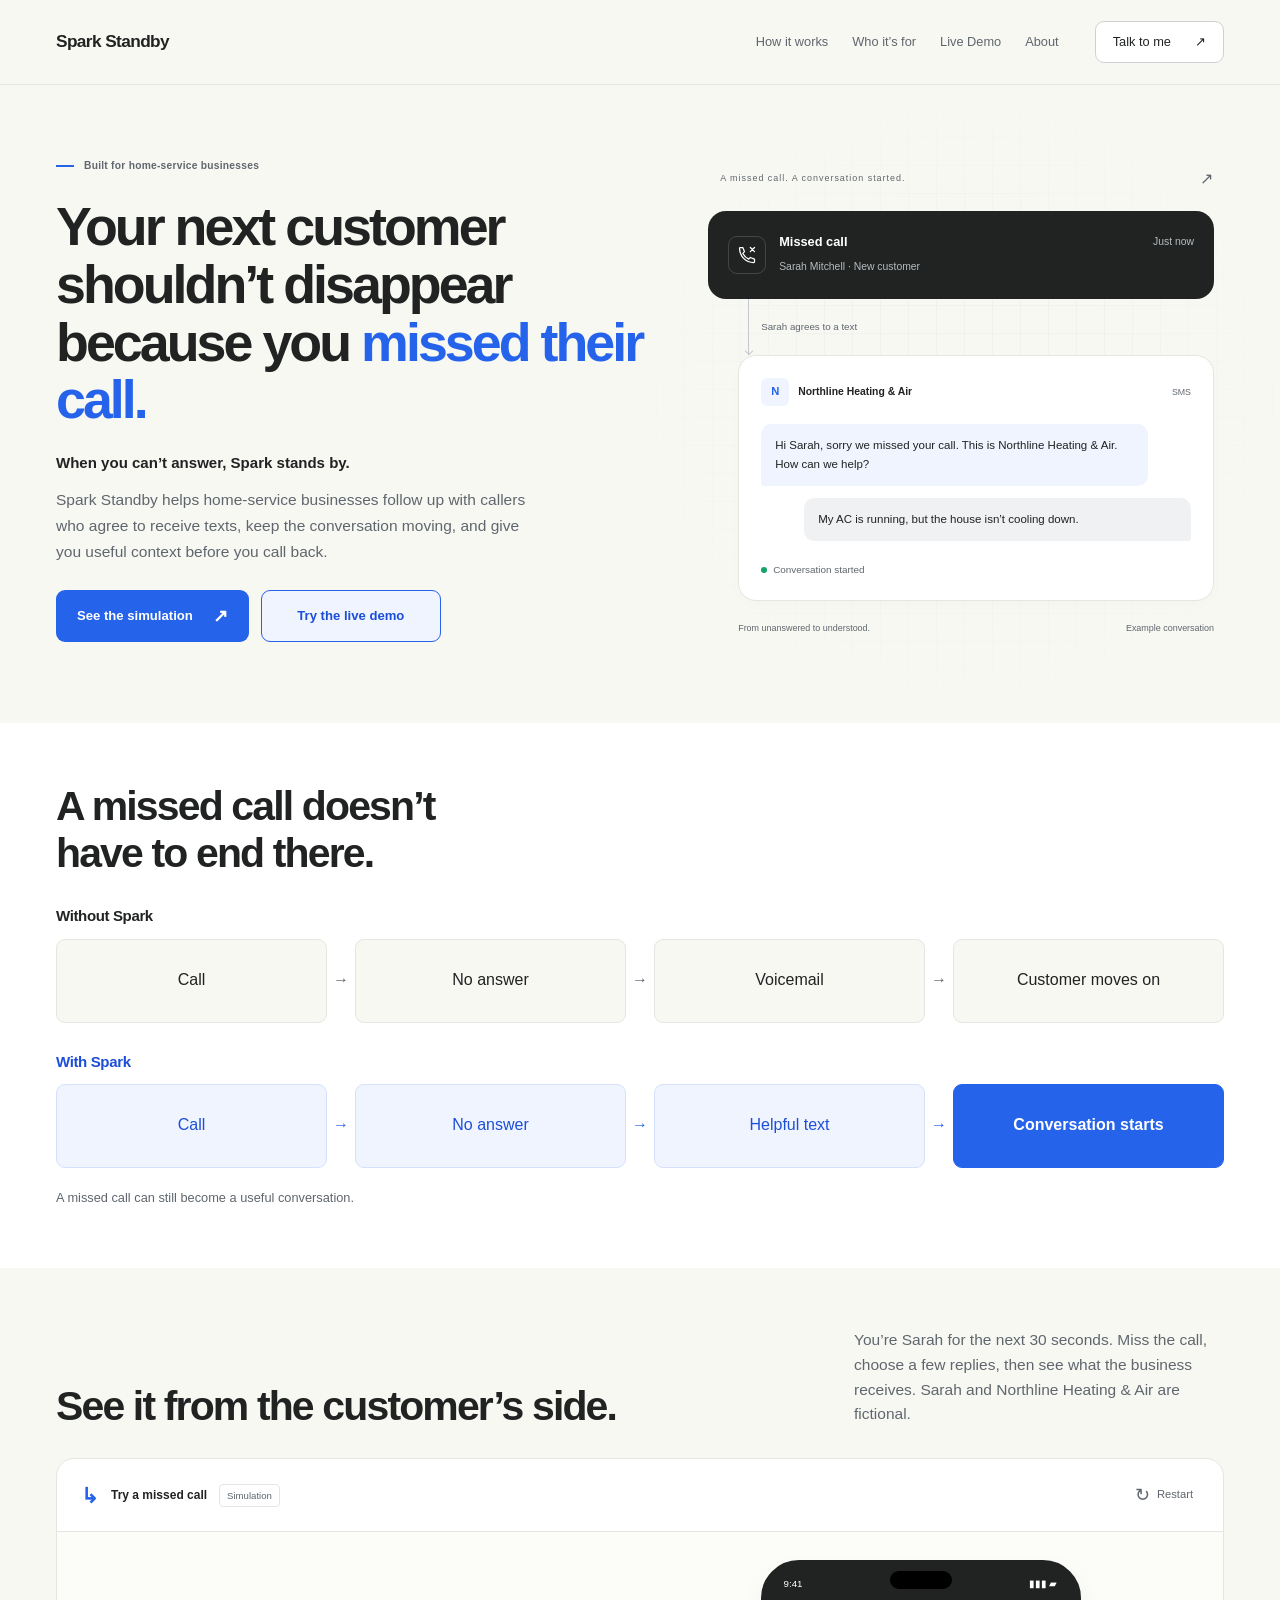
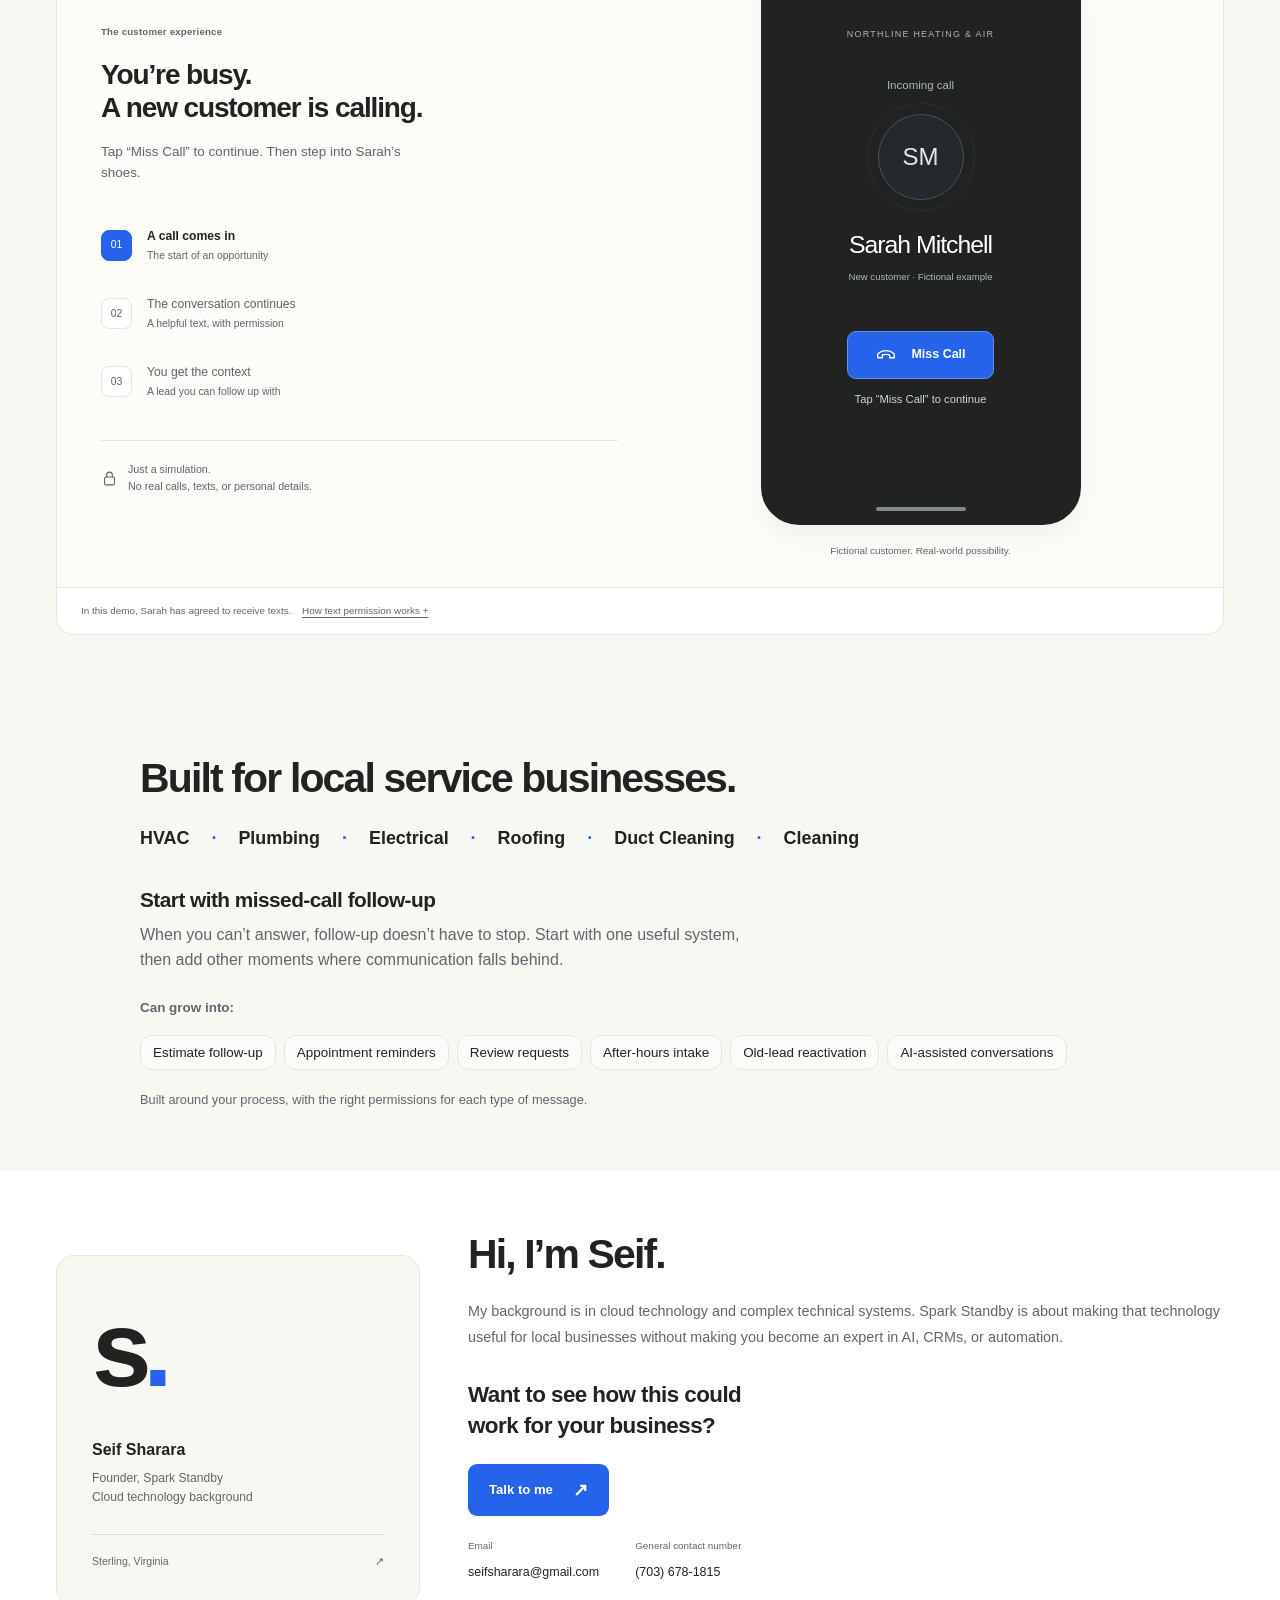
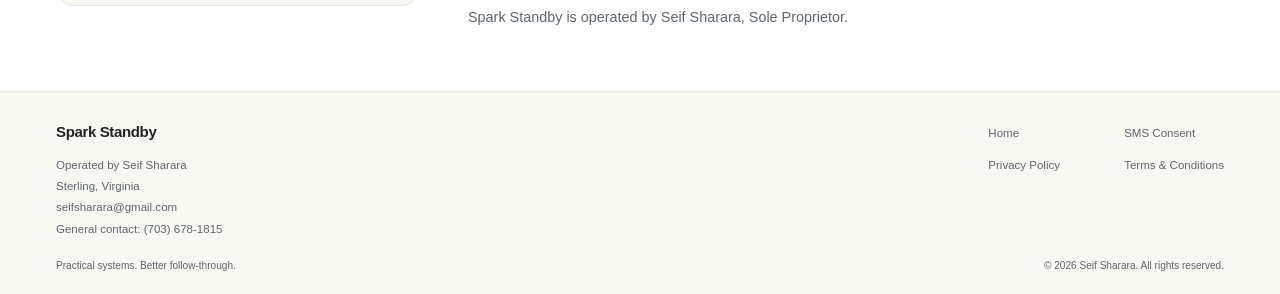
<file: index.html>
<!DOCTYPE html>
<html lang="en">
<head>
  <meta charset="UTF-8">
  <meta name="viewport" content="width=device-width, initial-scale=1.0">
  <title>Spark Standby | Missed-Call Follow-Up for Home-Service Businesses</title>
  <meta name="description" content="Spark Standby builds practical follow-up systems that help home-service businesses respond to missed callers, capture useful context, and keep opportunities moving.">
  <link rel="canonical" href="/">

  <!-- Open Graph -->
  <meta property="og:type" content="website">
  <meta property="og:site_name" content="Spark Standby">
  <meta property="og:title" content="Spark Standby | Missed-Call Follow-Up for Home-Service Businesses">
  <meta property="og:description" content="When you can’t answer, Spark stands by. Practical missed-call follow-up systems for home-service businesses.">
  <meta property="og:url" content="/">
  <meta property="og:image" content="/images/og-image.png">

  <!-- Existing brand and sharing assets -->
  <link rel="icon" type="image/png" href="/images/favicon.png">

  <link rel="stylesheet" href="/css/styles.css">
  <script src="/js/config.js" defer></script>
  <script src="/js/demo.js" defer></script>
</head>
<body class="home">
  <a class="skip-link" href="#main">Skip to content</a>
  <div id="site-header"></div>
  <main id="main">
    <section class="hero" aria-labelledby="hero-title">
      <div class="container hero-layout">
        <div class="hero-copy">
          <p class="eyebrow"><span class="small-line"></span> Built for home-service businesses</p>
          <h1 id="hero-title">Your next customer shouldn’t disappear because you <span>missed their call.</span></h1>
          <p class="hero-tagline">When you can’t answer, Spark stands by.</p>
          <p class="lead">Spark Standby helps home-service businesses follow up with callers who agree to receive texts, keep the conversation moving, and give you useful context before you call back.</p>
          <div class="cta-row">
            <a class="btn btn-primary" href="#demo">See the simulation <span aria-hidden="true">↗</span></a>
            <a class="btn btn-secondary" href="/demo/">Try the live demo</a>
          </div>
        </div>
        <div class="hero-visual" aria-label="Example: a missed call from Sarah becomes a text conversation after Sarah agrees to receive a text">
          <div class="visual-topline"><span>A missed call. A conversation started.</span><span aria-hidden="true">↗</span></div>
          <div class="call-preview">
            <div class="line-icon"><svg viewBox="0 0 24 24" aria-hidden="true"><path d="M7 3H4a1 1 0 0 0-1 1c0 9.4 7.6 17 17 17a1 1 0 0 0 1-1v-3l-5-2-2 2a15 15 0 0 1-7-7l2-2-2-5Z"/><path d="m16 3 5 5m0-5-5 5"/></svg></div>
            <div><strong>Missed call</strong><span>Sarah Mitchell · New customer</span></div><time>Just now</time>
          </div>
          <div class="connection"><span></span><p>Sarah agrees to a text</p></div>
          <div class="text-preview">
            <div class="preview-heading"><span class="business-icon" aria-hidden="true">N</span><strong>Northline Heating &amp; Air</strong><span>SMS</span></div>
            <div class="message automated">Hi Sarah, sorry we missed your call. This is Northline Heating &amp; Air. How can we help?</div>
            <div class="message customer">My AC is running, but the house isn’t cooling down.</div>
            <div class="preview-status"><span class="success-dot"></span> Conversation started</div>
          </div>
          <div class="visual-bottomline"><span>From unanswered to understood.</span><span>Example conversation</span></div>
        </div>
      </div>
    </section>

    <section id="how-it-works" class="section" aria-labelledby="problem-title">
      <div class="container">
        <div class="section-heading split-heading"><div><h2 id="problem-title">A missed call doesn’t have to end there.</h2></div></div>
        <div class="call-pathways">
          <div class="call-path"><h3 id="path-without-title">Without Spark</h3><ol aria-labelledby="path-without-title"><li>Call</li><li>No answer</li><li>Voicemail</li><li>Customer moves on</li></ol></div>
          <div class="call-path with-followup"><h3 id="path-followup-title">With Spark</h3><ol aria-labelledby="path-followup-title"><li>Call</li><li>No answer</li><li>Helpful text</li><li>Conversation starts</li></ol></div>
        </div>
        <p class="small-note">A missed call can still become a useful conversation.</p>
      </div>
    </section>

    <section id="demo" class="section demo-section" aria-labelledby="demo-title">
      <div class="container">
        <div class="section-heading split-heading"><div><h2 id="demo-title">See it from the customer’s side.</h2></div><p>You’re Sarah for the next 30 seconds. Miss the call, choose a few replies, then see what the business receives. Sarah and Northline Heating &amp; Air are fictional.</p></div>
        <div class="demo-workspace" id="demo-workspace">
          <div class="workspace-toolbar"><div><span class="workspace-mark" aria-hidden="true">↳</span><strong>Try a missed call</strong><span class="demo-label">Simulation</span></div><button class="reset-button" id="demo-reset" type="button"><span aria-hidden="true">↻</span> Restart</button></div>
          <div class="demo-layout">
            <div class="demo-guide">
              <p class="eyebrow" id="demo-perspective">The customer experience</p>
              <h3 id="demo-step-title">You’re busy.<br> A new customer is calling.</h3>
              <p id="demo-instruction">Tap “Miss Call” to continue. Then step into Sarah’s shoes.</p>
              <ol class="demo-steps" aria-label="Demo progress">
                <li class="current" data-step="0" aria-current="step"><span>01</span><div><strong>A call comes in</strong><small>The start of an opportunity</small></div></li>
                <li data-step="1"><span>02</span><div><strong>The conversation continues</strong><small>A helpful text, with permission</small></div></li>
                <li data-step="2"><span>03</span><div><strong>You get the context</strong><small>A lead you can follow up with</small></div></li>
              </ol>
              <div class="demo-assurance"><svg viewBox="0 0 24 24" aria-hidden="true"><rect x="5" y="10" width="14" height="11" rx="2"/><path d="M8 10V7a4 4 0 0 1 8 0v3"/></svg><p>Just a simulation.<br> No real calls, texts, or personal details.</p></div>
            </div>
            <div class="device-stage">
              <div class="phone-shell" id="phone-shell">
                <div class="phone-status"><span>9:41</span><span class="camera" aria-hidden="true"></span><span aria-hidden="true">▮▮▮ ▰</span></div>
                <div class="call-screen" id="call-screen">
                  <p class="call-route">NORTHLINE HEATING &amp; AIR</p>
                  <p class="call-state" id="call-state">Incoming call</p>
                  <div class="caller-avatar" aria-hidden="true">SM</div>
                  <h4>Sarah Mitchell</h4><p class="caller-description">New customer · Fictional example</p>
                  <div class="call-action"><button id="miss-call" class="miss-call" type="button"><svg viewBox="0 0 24 24" aria-hidden="true"><path d="M3 15v-4c5-5 13-5 18 0v4h-5v-3a12 12 0 0 0-8 0v3Z"/></svg><span>Miss Call</span></button><p>Tap “Miss Call” to continue</p></div>
                </div>
                <div class="sms-screen" id="sms-screen" hidden>
                  <div class="sms-header"><span class="business-icon" aria-hidden="true">N</span><div><strong>Northline Heating &amp; Air</strong><small>Text conversation · Demo</small></div></div>
                  <div class="messages" id="messages" tabindex="0" role="log" aria-label="Simulated text conversation" aria-live="polite"></div>
                  <div class="reply-area"><p id="reply-label">YOUR REPLY AS SARAH</p><div id="reply-choices" class="reply-choices" role="group" aria-labelledby="reply-label"></div></div>
                </div>
                <div class="phone-home" aria-hidden="true"></div>
              </div>
              <p class="device-caption" id="device-caption">Fictional customer. Real-world possibility.</p>
            </div>
            <div class="owner-panel" id="owner-panel" role="region" aria-label="Business lead preview" tabindex="-1" hidden>
              <div class="owner-heading"><span class="success-dot"></span><span>Example missed-call lead</span><span class="demo-label">Demo</span></div>
              <div class="lead-person"><div class="lead-avatar">SM</div><div><h4>Sarah Mitchell</h4><p id="lead-service">AC Repair</p></div></div>
              <div class="lead-summary"><span class="eyebrow">Conversation summary</span><p id="lead-summary"></p></div>
              <div class="lead-next"><span>Next step</span><strong id="lead-next-step">Call Sarah to discuss service</strong><p id="lead-next-note">You decide availability and confirm the next step.</p></div>
              <ul class="workflow-statuses" id="workflow-statuses" aria-label="Workflow results">
                <li>Missed call detected</li><li>Customer responded</li><li>Service need identified</li><li>Conversation logged</li>
              </ul>
              <p class="owner-note">Example notification · No real lead was created.</p>
              <button class="text-button" id="view-conversation" aria-expanded="false" aria-controls="phone-shell" type="button">View the conversation <span aria-hidden="true">↗</span></button>
            </div>
          </div>
          <div class="demo-result" id="demo-result" hidden tabindex="-1"><p>Return the call.<br> <strong>This time, with context.</strong></p><div class="demo-result-actions"><a class="btn btn-primary" href="#contact">Talk through your follow-up <span aria-hidden="true">↗</span></a><button class="text-button" id="demo-replay" type="button">Try another scenario <span aria-hidden="true">↻</span></button></div></div>
          <div class="workspace-footnote">In this demo, Sarah has agreed to receive texts. <details class="demo-consent-details"><summary>How text permission works</summary><p>The separate live demo uses an optional SMS checkbox before you call. Providing a phone number alone is not consent. <a href="/sms-consent/">See SMS consent details <span aria-hidden="true">↗</span></a></p></details></div>
        </div>
        <p class="sr-only" id="demo-announcement" role="status" aria-live="polite"></p>
        <noscript><p class="fact-panel">Enable JavaScript to try the interactive demo. The workflow: missed call → caller opts in → text conversation → service details shared with the business.</p></noscript>
      </div>
    </section>

    <section id="industries" class="section" aria-labelledby="industries-title">
      <div class="container services-content">
        <h2 id="industries-title">Built for local service businesses.</h2>
        <ul class="service-list" aria-label="Who it’s for"><li>HVAC</li><li>Plumbing</li><li>Electrical</li><li>Roofing</li><li>Duct Cleaning</li><li>Cleaning</li></ul>
        <div id="services" class="follow-up-options">
          <h3>Start with missed-call follow-up</h3>
          <p>When you can’t answer, follow-up doesn’t have to stop. Start with one useful system, then add other moments where communication falls behind.</p>
          <p class="capability-label" id="capability-label">Can grow into:</p>
          <ul class="capability-list" aria-labelledby="capability-label"><li>Estimate follow-up</li><li>Appointment reminders</li><li>Review requests</li><li>After-hours intake</li><li>Old-lead reactivation</li><li>AI-assisted conversations</li></ul>
          <p class="small-note">Built around your process, with the right permissions for each type of message.</p>
        </div>
      </div>
    </section>

    <section id="about" class="section" aria-labelledby="about-title">
      <div class="container about-layout">
        <div class="founder-card"><div class="founder-monogram" aria-hidden="true">s<span>.</span></div><div><strong>Seif Sharara</strong><p>Founder, Spark Standby<br>Cloud technology background</p></div><span class="founder-location">Sterling, Virginia <span aria-hidden="true">↗</span></span></div>
        <div class="about-copy">
          <h2 id="about-title">Hi, I’m Seif.</h2>
          <p>My background is in cloud technology and complex technical systems. Spark Standby is about making that technology useful for local businesses without making you become an expert in AI, CRMs, or automation.</p>
          <div id="contact" class="founder-contact">
            <h3>Want to see how this could work for your business?</h3>
            <a class="btn btn-primary" href="mailto:seifsharara@gmail.com?subject=Let%E2%80%99s%20talk%20about%20missed-call%20follow-up">Talk to me <span aria-hidden="true">↗</span></a>
            <div class="contact-details"><div><span>Email</span><a href="mailto:seifsharara@gmail.com">seifsharara@gmail.com</a></div><div><span>General contact number</span><a href="tel:+17036781815">(703) 678-1815</a></div></div>
          </div>
          <p class="small-note">Spark Standby is operated by Seif Sharara, Sole Proprietor.</p>
        </div>
      </div>
    </section>
  </main>
  <div id="site-footer"></div>
</body>
</html>
</file>
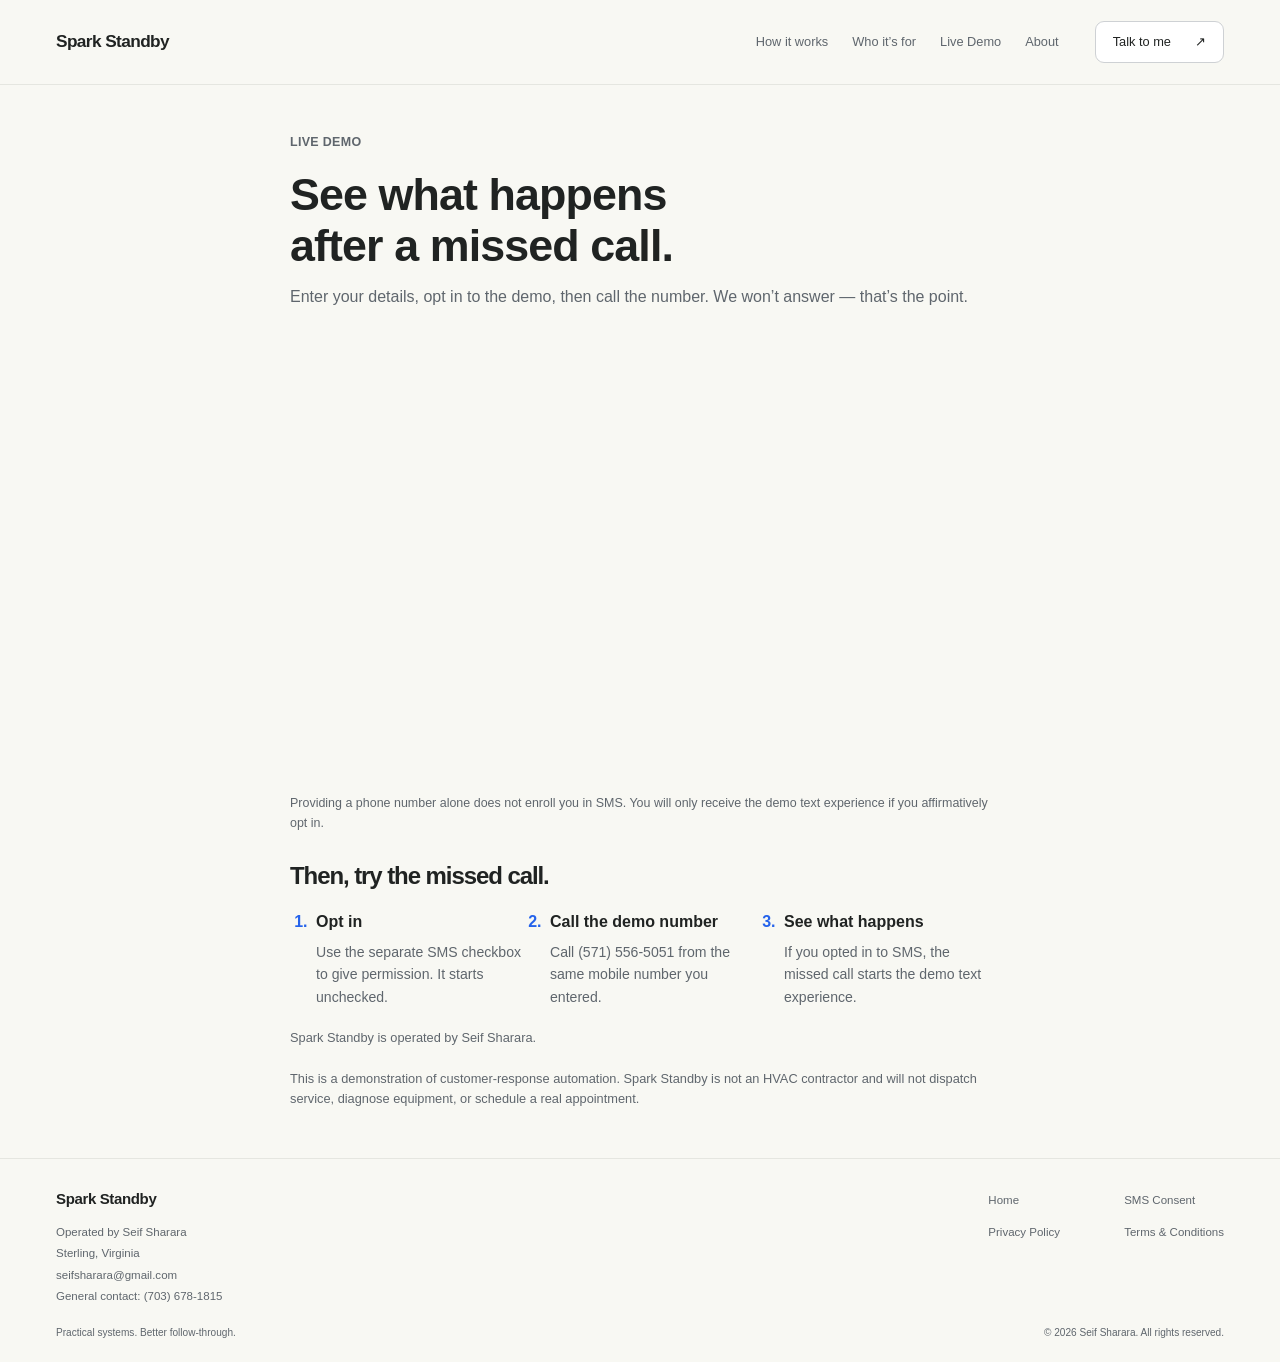
<file: demo/index.html>
<!DOCTYPE html>
<html lang="en">
<head>
  <meta charset="UTF-8">
  <meta name="viewport" content="width=device-width, initial-scale=1.0">
  <title>Live Missed-Call Demo | Spark Standby</title>
  <meta name="description" content="Try Spark Standby’s live missed-call follow-up demo. Opt in, call the demo number, and experience how automated customer response can keep a conversation moving.">
  <link rel="canonical" href="/demo/">

  <meta property="og:type" content="website">
  <meta property="og:title" content="Live Missed-Call Demo | Spark Standby">
  <meta property="og:description" content="Try Spark Standby’s live missed-call follow-up demo. Opt in, call the demo number, and experience how automated customer response can keep a conversation moving.">
  <meta property="og:url" content="/demo/">
  <meta property="og:image" content="/images/og-image.png">
  <link rel="icon" type="image/png" href="/images/favicon.png">
  <link rel="stylesheet" href="/css/styles.css">
  <script src="/js/config.js" defer></script>
</head>
<body class="live-demo-page">
  <a class="skip-link" href="#main">Skip to content</a>
  <div id="site-header"></div>
  <main id="main">
    <header class="page-header"><div class="container live-demo-content">
      <p class="eyebrow">LIVE DEMO</p><h1>See what happens after a missed call.</h1>
      <p class="lead">Enter your details, opt in to the demo, then call the number. We won’t answer — that’s the point.</p>
    </div></header>
    <section class="live-demo-section" aria-labelledby="demo-form-title"><div class="container live-demo-content">
      <h2 id="demo-form-title" class="sr-only">Request the live demo</h2>
      <div id="highlevel-form-container" class="demo-form-embed" role="region" aria-labelledby="demo-form-title">
        <iframe
          src="https://api.leadconnectorhq.com/widget/form/5WP9sjNGRUWmi2fYcQGk"
          style="width:100%;height:100%;border:none;border-radius:8px"
          id="inline-5WP9sjNGRUWmi2fYcQGk"
          data-layout="{'id':'INLINE'}"
          data-trigger-type="alwaysShow"
          data-trigger-value=""
          data-activation-type="alwaysActivated"
          data-activation-value=""
          data-deactivation-type="neverDeactivate"
          data-deactivation-value=""
          data-form-name="Spark Standby Live Demo Opt-In"
          data-height="448"
          data-layout-iframe-id="inline-5WP9sjNGRUWmi2fYcQGk"
          data-form-id="5WP9sjNGRUWmi2fYcQGk"
          data-cookie-consent="true"
          data-cookie-consent-provider="auto"
          title="Spark Standby Live Demo Opt-In"
        ></iframe>
        <script src="https://link.msgsndr.com/js/form_embed.js"></script>
      </div>
      <p class="small-note">Providing a phone number alone does not enroll you in SMS. You will only receive the demo text experience if you affirmatively opt in.</p>
      <div class="live-demo-followup" aria-labelledby="live-steps-title">
        <h2 id="live-steps-title">Then, try the missed call.</h2>
        <ol class="live-demo-steps">
          <li><strong>Opt in</strong><p>Use the separate SMS checkbox to give permission. It starts unchecked.</p></li>
          <li><strong>Call the demo number</strong><p>Call (571) 556-5051 from the same mobile number you entered.</p></li>
          <li><strong>See what happens</strong><p>If you opted in to SMS, the missed call starts the demo text experience.</p></li>
        </ol>
      </div>
      <p class="small-note">Spark Standby is operated by Seif Sharara.</p>
      <p class="small-note">This is a demonstration of customer-response automation. Spark Standby is not an HVAC contractor and will not dispatch service, diagnose equipment, or schedule a real appointment.</p>
    </div></section>
  </main>
  <div id="site-footer"></div>
</body>
</html>
</file>
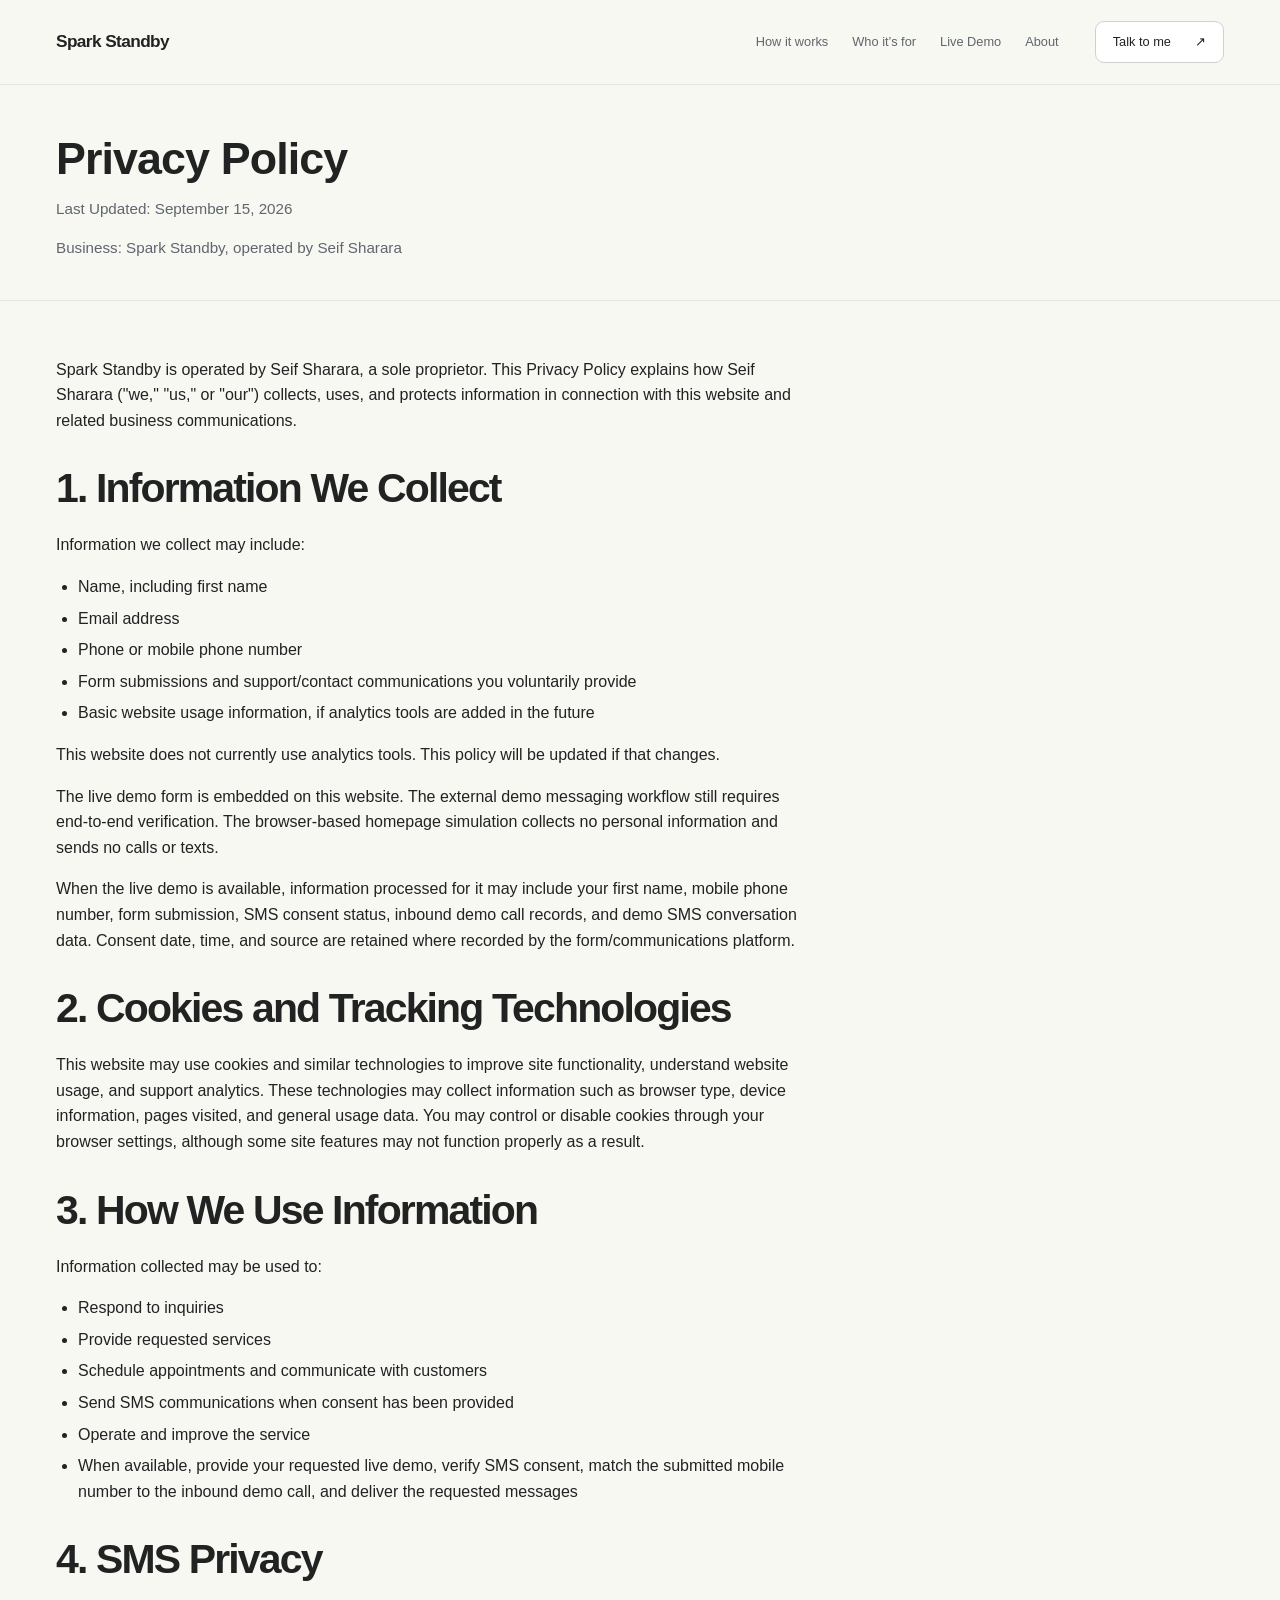
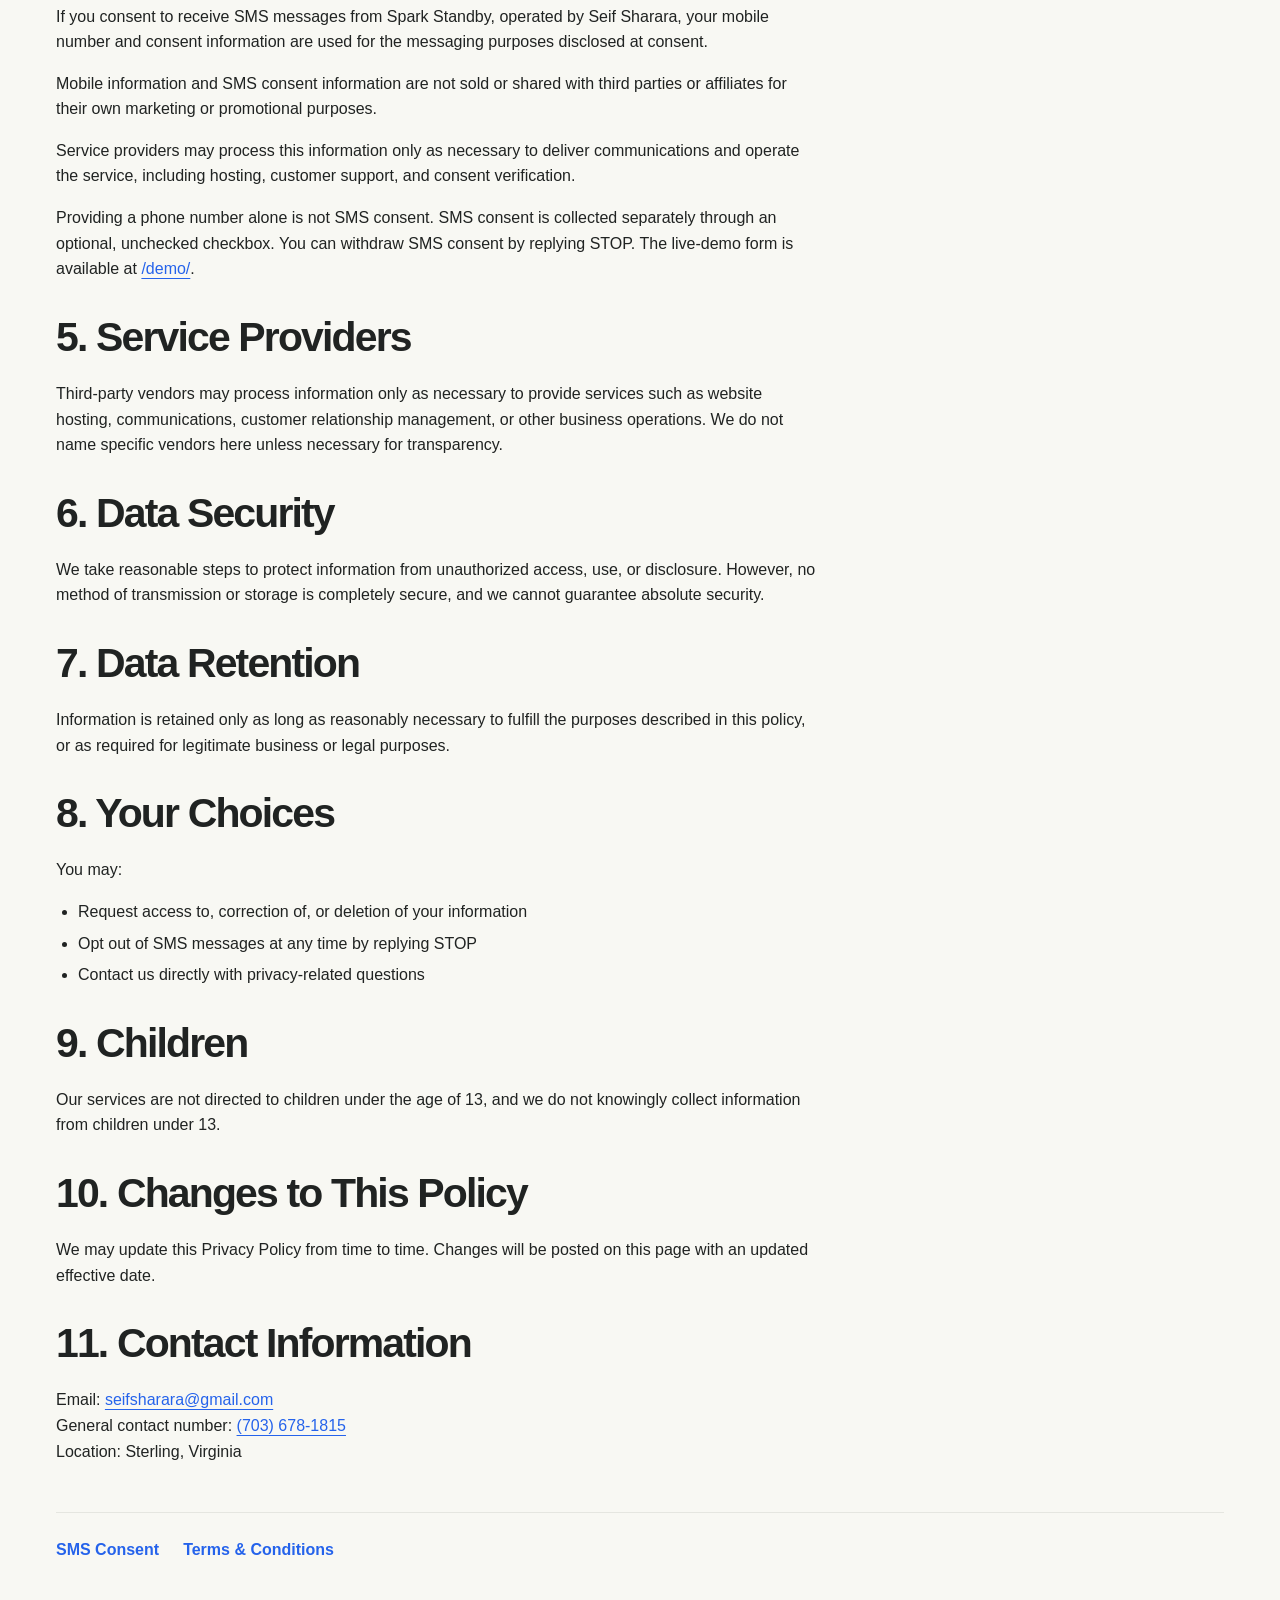
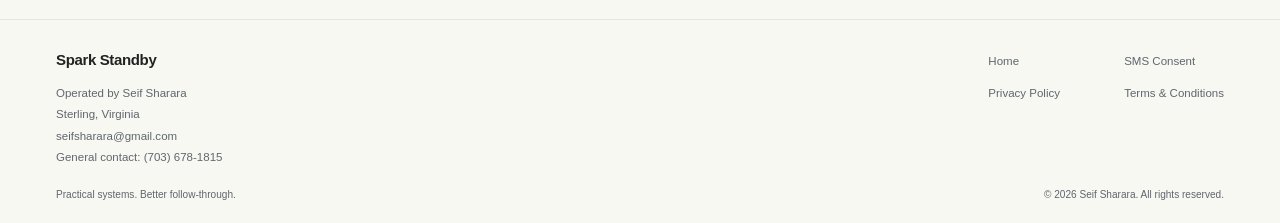
<file: privacy/index.html>
<!DOCTYPE html>
<html lang="en">
<head>
  <meta charset="UTF-8">
  <meta name="viewport" content="width=device-width, initial-scale=1.0">
  <title>Privacy Policy | Spark Standby</title>
  <meta name="description" content="Privacy Policy for Spark Standby, operated by Seif Sharara, including how information and SMS consent data are collected, used, and protected.">
  <link rel="canonical" href="/privacy/">

  <meta property="og:type" content="website">
  <meta property="og:title" content="Privacy Policy | Spark Standby">
  <meta property="og:description" content="Privacy Policy for Spark Standby, operated by Seif Sharara, including how information and SMS consent data are collected, used, and protected.">
  <meta property="og:url" content="/privacy/">
  <meta property="og:image" content="/images/og-image.png">

  <link rel="icon" type="image/png" href="/images/favicon.png">

  <link rel="stylesheet" href="/css/styles.css">
  <script src="/js/config.js" defer></script>
</head>
<body>
  <a class="skip-link" href="#main">Skip to content</a>
  <div id="site-header"></div>

  <main id="main">
    <header class="page-header">
      <div class="container">
        <h1>Privacy Policy</h1>
        <p class="meta">Last Updated: September 15, 2026</p>
        <p class="meta">Business: Spark Standby, operated by Seif Sharara</p>
      </div>
    </header>

    <section>
      <div class="container">
        <div class="prose">
          <p>Spark Standby is operated by Seif Sharara, a sole proprietor. This Privacy Policy explains how Seif Sharara ("we," "us," or "our") collects, uses, and protects information in connection with this website and related business communications.</p>

          <h2>1. Information We Collect</h2>
          <p>Information we collect may include:</p>
          <ul>
            <li>Name, including first name</li>
            <li>Email address</li>
            <li>Phone or mobile phone number</li>
            <li>Form submissions and support/contact communications you voluntarily provide</li>
            <li>Basic website usage information, if analytics tools are added in the future</li>
          </ul>
          <p>This website does not currently use analytics tools. This policy will be updated if that changes.</p>

          <p>The live demo form is embedded on this website. The external demo messaging workflow still requires end-to-end verification. The browser-based homepage simulation collects no personal information and sends no calls or texts.</p>
          <p>When the live demo is available, information processed for it may include your first name, mobile phone number, form submission, SMS consent status, inbound demo call records, and demo SMS conversation data. Consent date, time, and source are retained where recorded by the form/communications platform.</p>
          <h2>2. Cookies and Tracking Technologies</h2>
          <p>This website may use cookies and similar technologies to improve site functionality, understand website usage, and support analytics. These technologies may collect information such as browser type, device information, pages visited, and general usage data. You may control or disable cookies through your browser settings, although some site features may not function properly as a result.</p>

          <h2>3. How We Use Information</h2>
          <p>Information collected may be used to:</p>
          <ul>
            <li>Respond to inquiries</li>
            <li>Provide requested services</li>
            <li>Schedule appointments and communicate with customers</li>
            <li>Send SMS communications when consent has been provided</li>
            <li>Operate and improve the service</li>
            <li>When available, provide your requested live demo, verify SMS consent, match the submitted mobile number to the inbound demo call, and deliver the requested messages</li>
          </ul>

          <h2>4. SMS Privacy</h2>
          <p>If you consent to receive SMS messages from Spark Standby, operated by Seif Sharara, your mobile number and consent information are used for the messaging purposes disclosed at consent.</p>
          <p>Mobile information and SMS consent information are not sold or shared with third parties or affiliates for their own marketing or promotional purposes.</p>
          <p>Service providers may process this information only as necessary to deliver communications and operate the service, including hosting, customer support, and consent verification.</p>
          <p>Providing a phone number alone is not SMS consent. SMS consent is collected separately through an optional, unchecked checkbox. You can withdraw SMS consent by replying STOP. The live-demo form is available at <a href="/demo/">/demo/</a>.</p>

          <h2>5. Service Providers</h2>
          <p>Third-party vendors may process information only as necessary to provide services such as website hosting, communications, customer relationship management, or other business operations. We do not name specific vendors here unless necessary for transparency.</p>

          <h2>6. Data Security</h2>
          <p>We take reasonable steps to protect information from unauthorized access, use, or disclosure. However, no method of transmission or storage is completely secure, and we cannot guarantee absolute security.</p>

          <h2>7. Data Retention</h2>
          <p>Information is retained only as long as reasonably necessary to fulfill the purposes described in this policy, or as required for legitimate business or legal purposes.</p>

          <h2>8. Your Choices</h2>
          <p>You may:</p>
          <ul>
            <li>Request access to, correction of, or deletion of your information</li>
            <li>Opt out of SMS messages at any time by replying STOP</li>
            <li>Contact us directly with privacy-related questions</li>
          </ul>

          <h2>9. Children</h2>
          <p>Our services are not directed to children under the age of 13, and we do not knowingly collect information from children under 13.</p>

          <h2>10. Changes to This Policy</h2>
          <p>We may update this Privacy Policy from time to time. Changes will be posted on this page with an updated effective date.</p>

          <h2>11. Contact Information</h2>
          <p>
            Email: <a href="mailto:seifsharara@gmail.com">seifsharara@gmail.com</a><br>
            General contact number: <a href="tel:+17036781815">(703) 678-1815</a><br>
            Location: Sterling, Virginia
          </p>
        </div>

        <div class="legal-links">
          <a href="/sms-consent/">SMS Consent</a>
          <a href="/terms/">Terms &amp; Conditions</a>
        </div>
      </div>
    </section>
  </main>

  <div id="site-footer"></div>
</body>
</html>
</file>
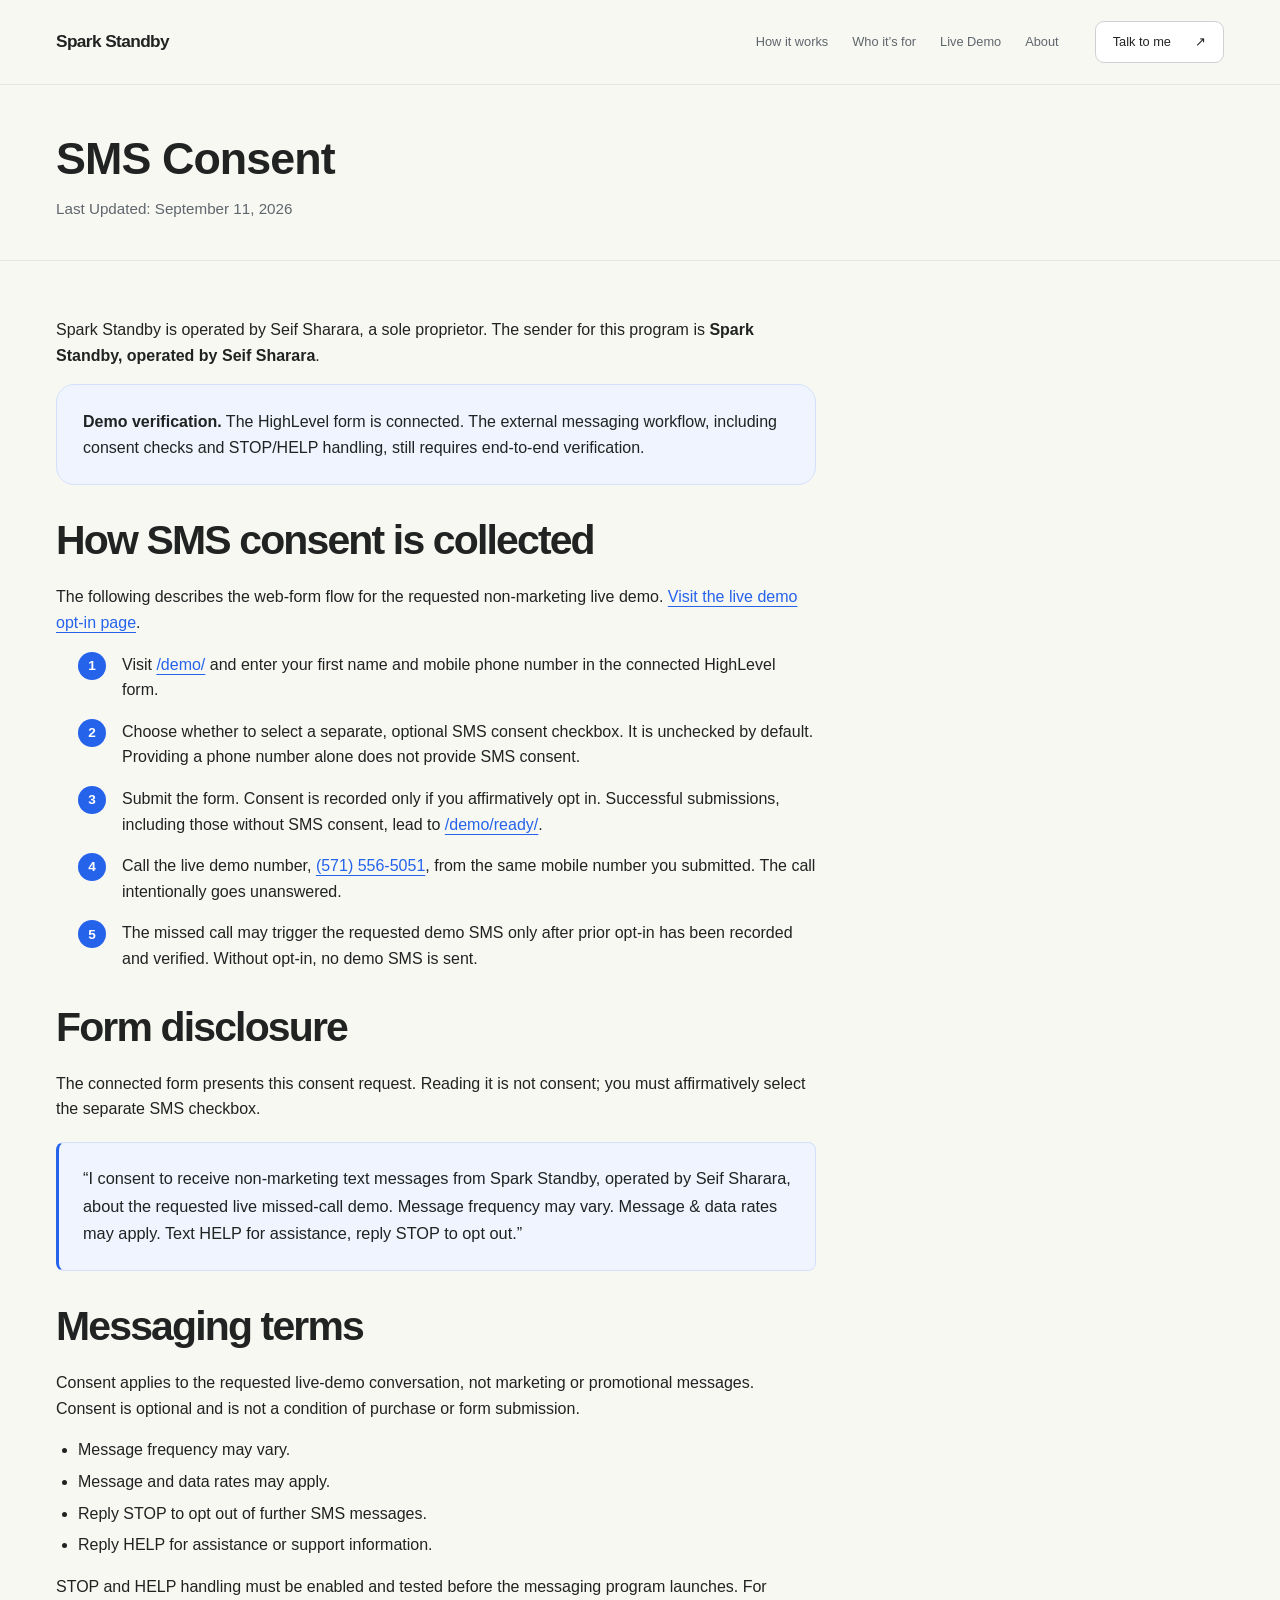
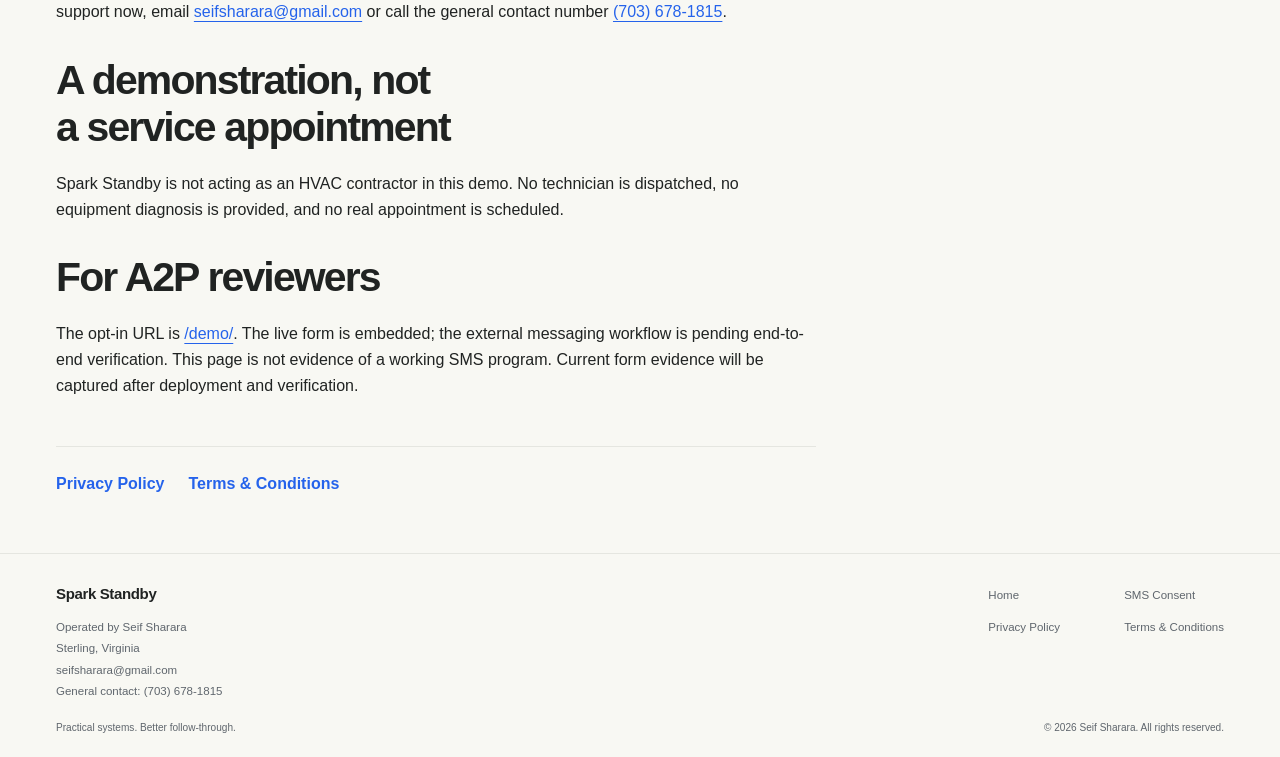
<file: sms-consent/index.html>
<!DOCTYPE html>
<html lang="en">
<head>
  <meta charset="UTF-8">
  <meta name="viewport" content="width=device-width, initial-scale=1.0">
  <title>SMS Consent | Spark Standby</title>
  <meta name="description" content="How Spark Standby, operated by Seif Sharara, collects optional web-form consent for the requested live missed-call demo.">
  <link rel="canonical" href="/sms-consent/">

  <meta property="og:type" content="website">
  <meta property="og:title" content="SMS Consent | Spark Standby">
  <meta property="og:description" content="How Spark Standby, operated by Seif Sharara, collects optional web-form consent for the requested live missed-call demo.">
  <meta property="og:url" content="/sms-consent/">
  <meta property="og:image" content="/images/og-image.png">
  <link rel="icon" type="image/png" href="/images/favicon.png">
  <link rel="stylesheet" href="/css/styles.css">
  <script src="/js/config.js" defer></script>
</head>
<body>
  <a class="skip-link" href="#main">Skip to content</a>
  <div id="site-header"></div>
  <main id="main">
    <header class="page-header"><div class="container"><h1>SMS Consent</h1><p class="meta">Last Updated: September 11, 2026</p></div></header>
    <section><div class="container"><div class="prose">
      <p>Spark Standby is operated by Seif Sharara, a sole proprietor. The sender for this program is <strong>Spark Standby, operated by Seif Sharara</strong>.</p>
      <p class="fact-panel"><strong>Demo verification.</strong> The HighLevel form is connected. The external messaging workflow, including consent checks and STOP/HELP handling, still requires end-to-end verification.</p>
      <h2>How SMS consent is collected</h2>
      <p>The following describes the web-form flow for the requested non-marketing live demo. <a href="/demo/">Visit the live demo opt-in page</a>.</p>
      <ol class="step-list">
        <li>Visit <a href="/demo/">/demo/</a> and enter your first name and mobile phone number in the connected HighLevel form.</li>
        <li>Choose whether to select a separate, optional SMS consent checkbox. It is unchecked by default. Providing a phone number alone does not provide SMS consent.</li>
        <li>Submit the form. Consent is recorded only if you affirmatively opt in. Successful submissions, including those without SMS consent, lead to <a href="/demo/ready/">/demo/ready/</a>.</li>
        <li>Call the live demo number, <a href="tel:+15715565051">(571) 556-5051</a>, from the same mobile number you submitted. The call intentionally goes unanswered.</li>
        <li>The missed call may trigger the requested demo SMS only after prior opt-in has been recorded and verified. Without opt-in, no demo SMS is sent.</li>
      </ol>
      <h2>Form disclosure</h2>
      <p>The connected form presents this consent request. Reading it is not consent; you must affirmatively select the separate SMS checkbox.</p>
      <div class="callout">“I consent to receive non-marketing text messages from Spark Standby, operated by Seif Sharara, about the requested live missed-call demo. Message frequency may vary. Message &amp; data rates may apply. Text HELP for assistance, reply STOP to opt out.”</div>
      <h2>Messaging terms</h2>
      <p>Consent applies to the requested live-demo conversation, not marketing or promotional messages. Consent is optional and is not a condition of purchase or form submission.</p>
      <ul><li>Message frequency may vary.</li><li>Message and data rates may apply.</li><li>Reply STOP to opt out of further SMS messages.</li><li>Reply HELP for assistance or support information.</li></ul>
      <p>STOP and HELP handling must be enabled and tested before the messaging program launches. For support now, email <a href="mailto:seifsharara@gmail.com">seifsharara@gmail.com</a> or call the general contact number <a href="tel:+17036781815">(703) 678-1815</a>.</p>
      <h2>A demonstration, not a service appointment</h2>
      <p>Spark Standby is not acting as an HVAC contractor in this demo. No technician is dispatched, no equipment diagnosis is provided, and no real appointment is scheduled.</p>
      <h2>For A2P reviewers</h2>
      <p>The opt-in URL is <a href="/demo/">/demo/</a>. The live form is embedded; the external messaging workflow is pending end-to-end verification. This page is not evidence of a working SMS program. Current form evidence will be captured after deployment and verification.</p>
      <div class="legal-links"><a href="/privacy/">Privacy Policy</a><a href="/terms/">Terms &amp; Conditions</a></div>
    </div></div></section>
  </main>
  <div id="site-footer"></div>
</body>
</html>
</file>
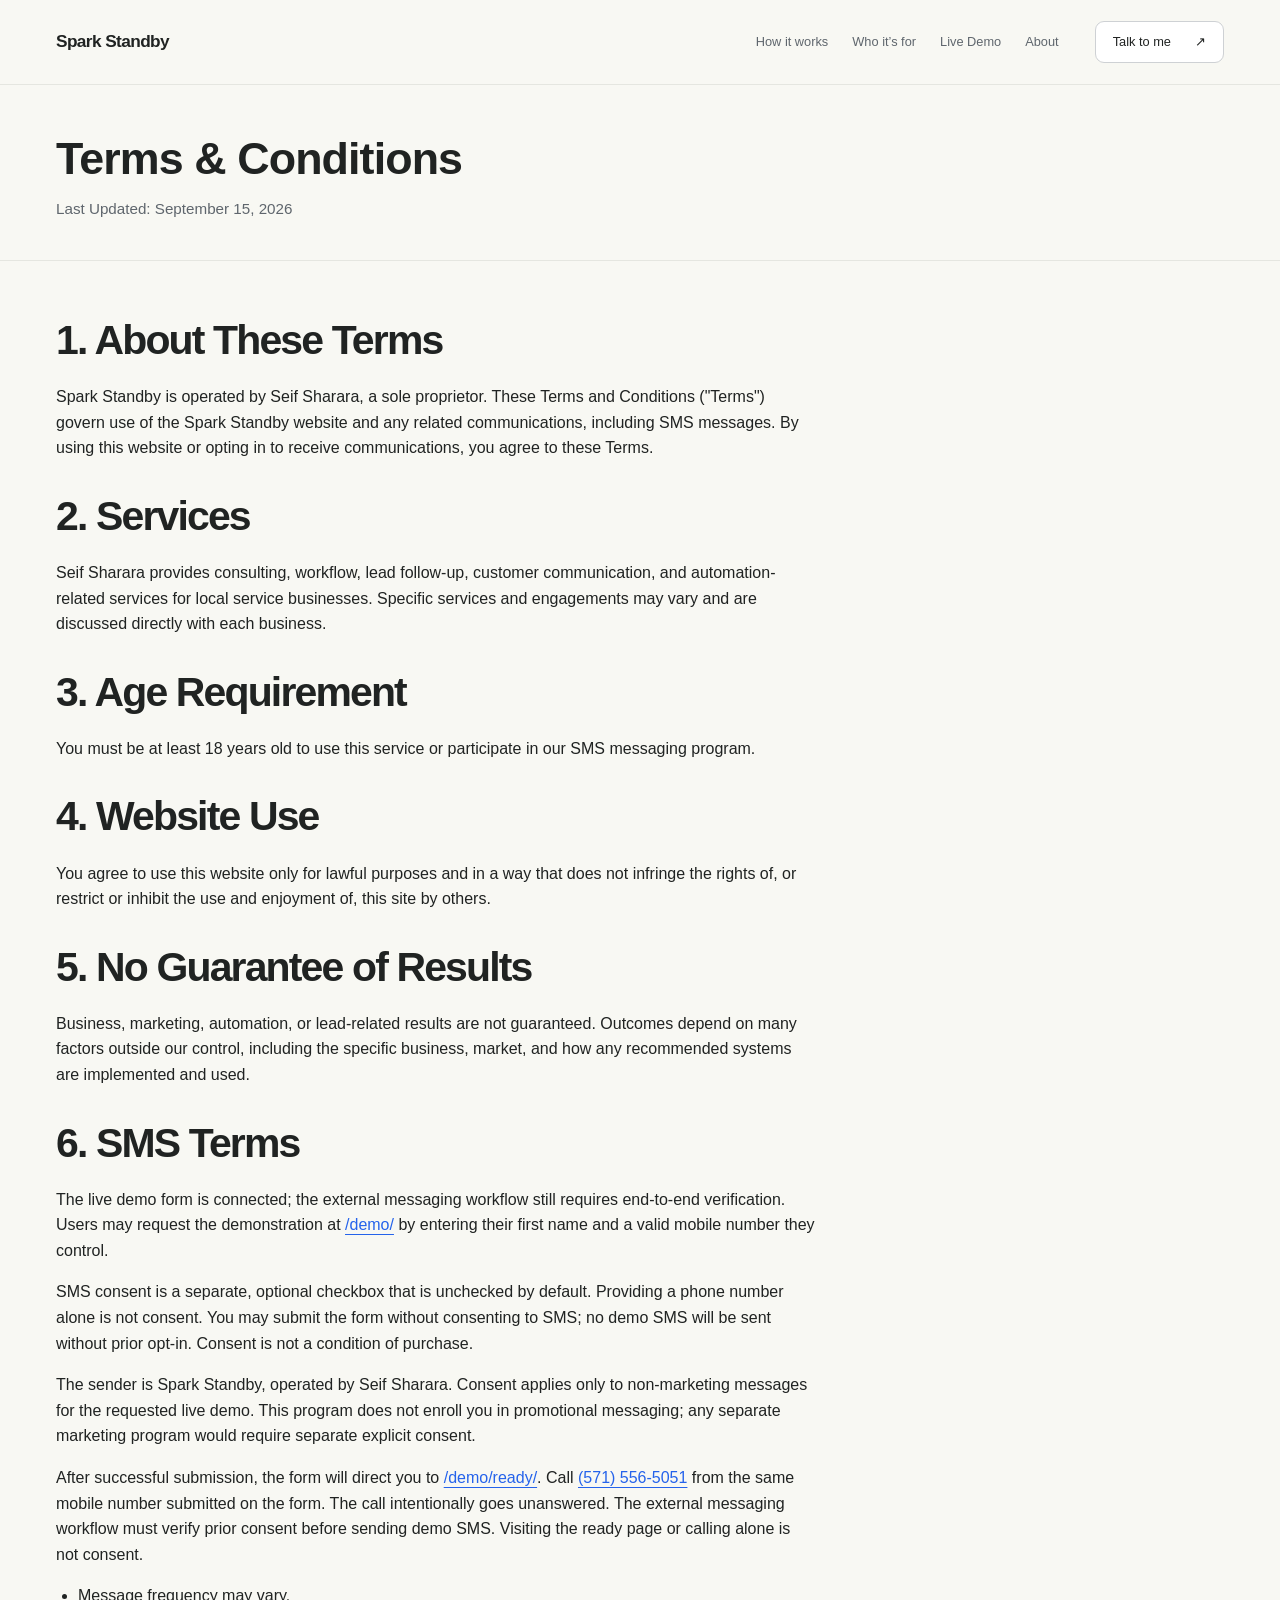
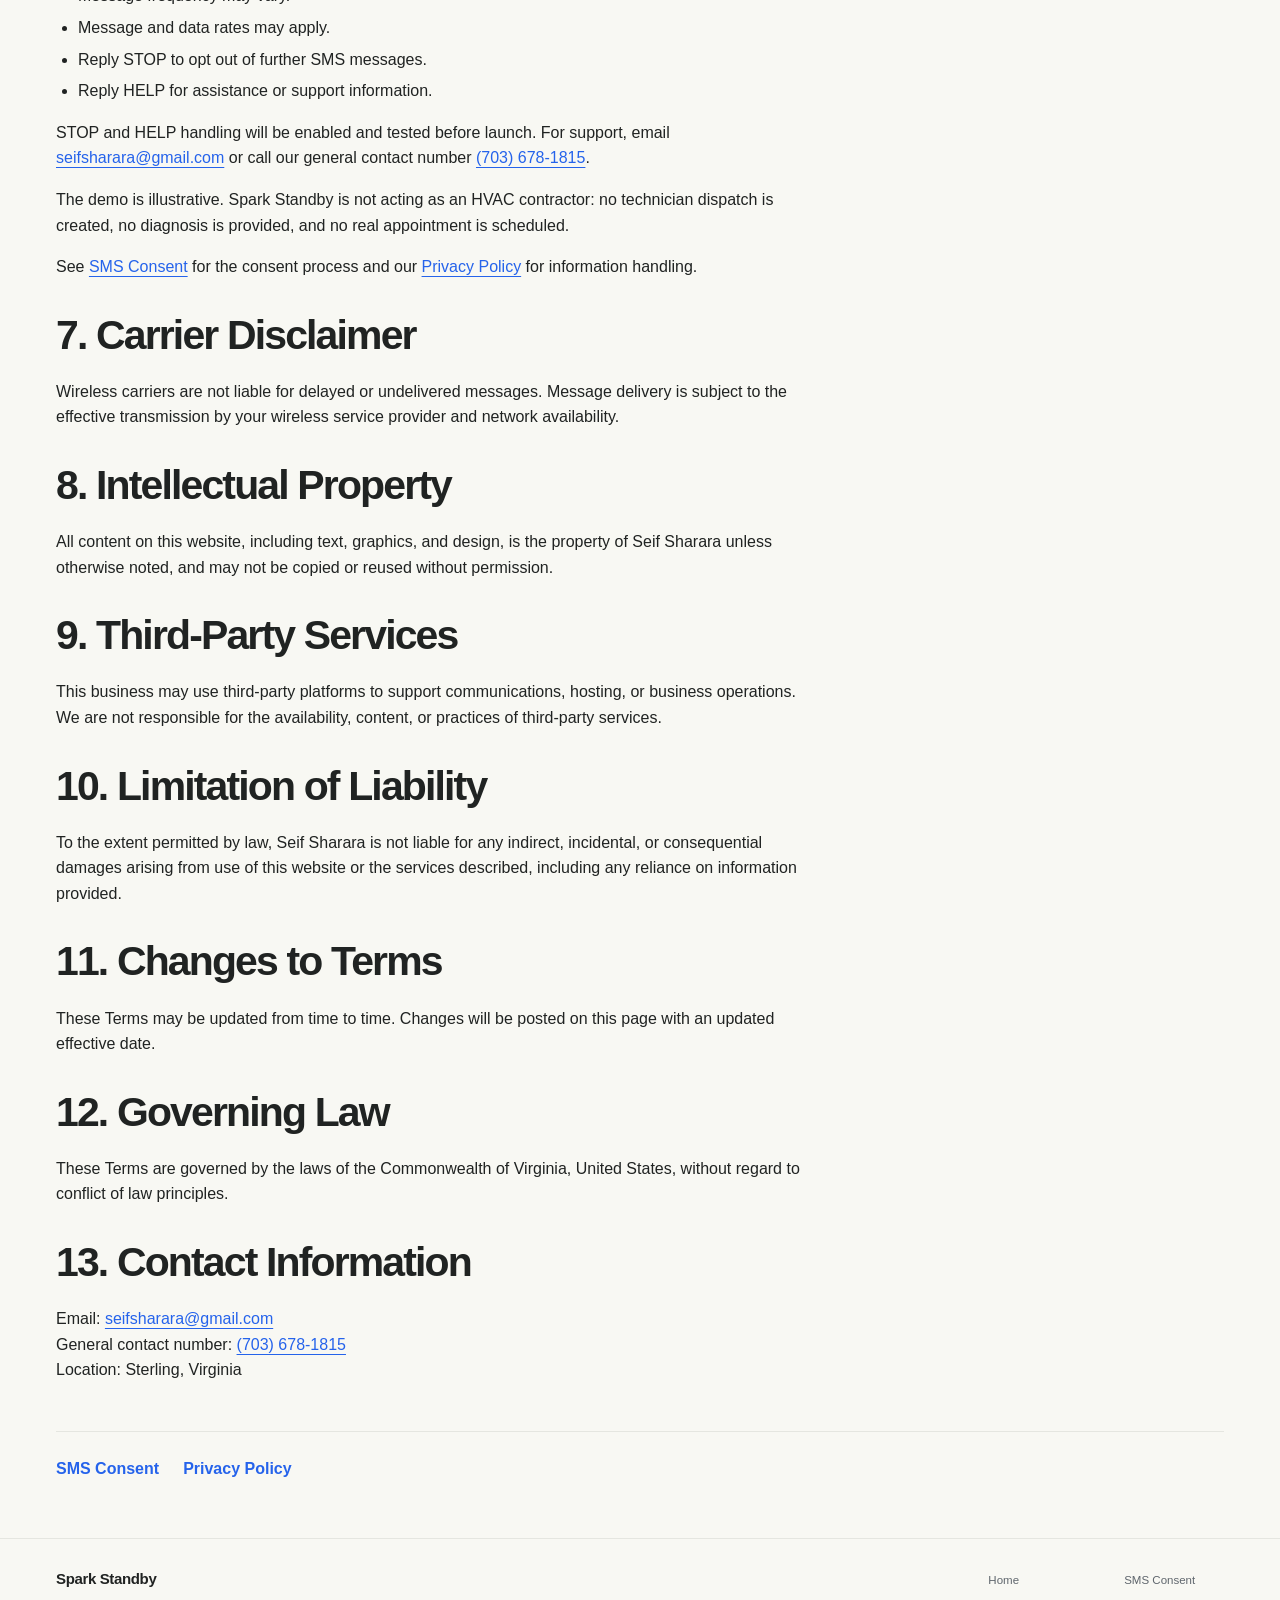
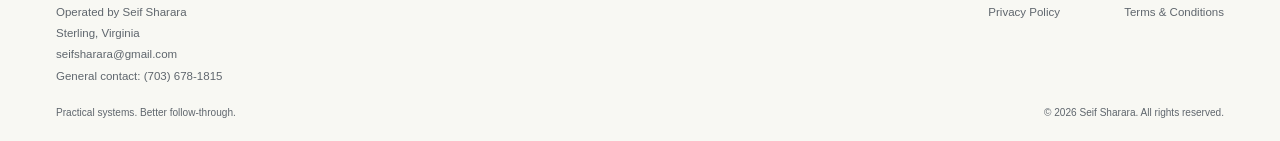
<file: terms/index.html>
<!DOCTYPE html>
<html lang="en">
<head>
  <meta charset="UTF-8">
  <meta name="viewport" content="width=device-width, initial-scale=1.0">
  <title>Terms & Conditions | Spark Standby</title>
  <meta name="description" content="Terms and Conditions for Spark Standby, operated by Seif Sharara, including SMS terms, service description, and limitations of liability.">
  <link rel="canonical" href="/terms/">

  <meta property="og:type" content="website">
  <meta property="og:title" content="Terms & Conditions | Spark Standby">
  <meta property="og:description" content="Terms and Conditions for Spark Standby, operated by Seif Sharara, including SMS terms, service description, and limitations of liability.">
  <meta property="og:url" content="/terms/">
  <meta property="og:image" content="/images/og-image.png">

  <link rel="icon" type="image/png" href="/images/favicon.png">

  <link rel="stylesheet" href="/css/styles.css">
  <script src="/js/config.js" defer></script>
</head>
<body>
  <a class="skip-link" href="#main">Skip to content</a>
  <div id="site-header"></div>

  <main id="main">
    <header class="page-header">
      <div class="container">
        <h1>Terms &amp; Conditions</h1>
        <p class="meta">Last Updated: September 15, 2026</p>
      </div>
    </header>

    <section>
      <div class="container">
        <div class="prose">
          <h2>1. About These Terms</h2>
          <p>Spark Standby is operated by Seif Sharara, a sole proprietor. These Terms and Conditions ("Terms") govern use of the Spark Standby website and any related communications, including SMS messages. By using this website or opting in to receive communications, you agree to these Terms.</p>

          <h2>2. Services</h2>
          <p>Seif Sharara provides consulting, workflow, lead follow-up, customer communication, and automation-related services for local service businesses. Specific services and engagements may vary and are discussed directly with each business.</p>

          <h2>3. Age Requirement</h2>
          <p>You must be at least 18 years old to use this service or participate in our SMS messaging program.</p>

          <h2>4. Website Use</h2>
          <p>You agree to use this website only for lawful purposes and in a way that does not infringe the rights of, or restrict or inhibit the use and enjoyment of, this site by others.</p>

          <h2>5. No Guarantee of Results</h2>
          <p>Business, marketing, automation, or lead-related results are not guaranteed. Outcomes depend on many factors outside our control, including the specific business, market, and how any recommended systems are implemented and used.</p>

          <h2>6. SMS Terms</h2>
          <p>The live demo form is connected; the external messaging workflow still requires end-to-end verification. Users may request the demonstration at <a href="/demo/">/demo/</a> by entering their first name and a valid mobile number they control.</p>
          <p>SMS consent is a separate, optional checkbox that is unchecked by default. Providing a phone number alone is not consent. You may submit the form without consenting to SMS; no demo SMS will be sent without prior opt-in. Consent is not a condition of purchase.</p>
          <p>The sender is Spark Standby, operated by Seif Sharara. Consent applies only to non-marketing messages for the requested live demo. This program does not enroll you in promotional messaging; any separate marketing program would require separate explicit consent.</p>
          <p>After successful submission, the form will direct you to <a href="/demo/ready/">/demo/ready/</a>. Call <a href="tel:+15715565051">(571) 556-5051</a> from the same mobile number submitted on the form. The call intentionally goes unanswered. The external messaging workflow must verify prior consent before sending demo SMS. Visiting the ready page or calling alone is not consent.</p>
          <ul>
            <li>Message frequency may vary.</li>
            <li>Message and data rates may apply.</li>
            <li>Reply STOP to opt out of further SMS messages.</li>
            <li>Reply HELP for assistance or support information.</li>
          </ul>
          <p>STOP and HELP handling will be enabled and tested before launch. For support, email <a href="mailto:seifsharara@gmail.com">seifsharara@gmail.com</a> or call our general contact number <a href="tel:+17036781815">(703) 678-1815</a>.</p>
          <p>The demo is illustrative. Spark Standby is not acting as an HVAC contractor: no technician dispatch is created, no diagnosis is provided, and no real appointment is scheduled.</p>
          <p>See <a href="/sms-consent/">SMS Consent</a> for the consent process and our <a href="/privacy/">Privacy Policy</a> for information handling.</p>

          <h2>7. Carrier Disclaimer</h2>
          <p>Wireless carriers are not liable for delayed or undelivered messages. Message delivery is subject to the effective transmission by your wireless service provider and network availability.</p>

          <h2>8. Intellectual Property</h2>
          <p>All content on this website, including text, graphics, and design, is the property of Seif Sharara unless otherwise noted, and may not be copied or reused without permission.</p>

          <h2>9. Third-Party Services</h2>
          <p>This business may use third-party platforms to support communications, hosting, or business operations. We are not responsible for the availability, content, or practices of third-party services.</p>

          <h2>10. Limitation of Liability</h2>
          <p>To the extent permitted by law, Seif Sharara is not liable for any indirect, incidental, or consequential damages arising from use of this website or the services described, including any reliance on information provided.</p>

          <h2>11. Changes to Terms</h2>
          <p>These Terms may be updated from time to time. Changes will be posted on this page with an updated effective date.</p>

          <h2>12. Governing Law</h2>
          <p>These Terms are governed by the laws of the Commonwealth of Virginia, United States, without regard to conflict of law principles.</p>

          <h2>13. Contact Information</h2>
          <p>
            Email: <a href="mailto:seifsharara@gmail.com">seifsharara@gmail.com</a><br>
            General contact number: <a href="tel:+17036781815">(703) 678-1815</a><br>
            Location: Sterling, Virginia
          </p>
        </div>

        <div class="legal-links">
          <a href="/sms-consent/">SMS Consent</a>
          <a href="/privacy/">Privacy Policy</a>
        </div>
      </div>
    </section>
  </main>

  <div id="site-footer"></div>
</body>
</html>
</file>
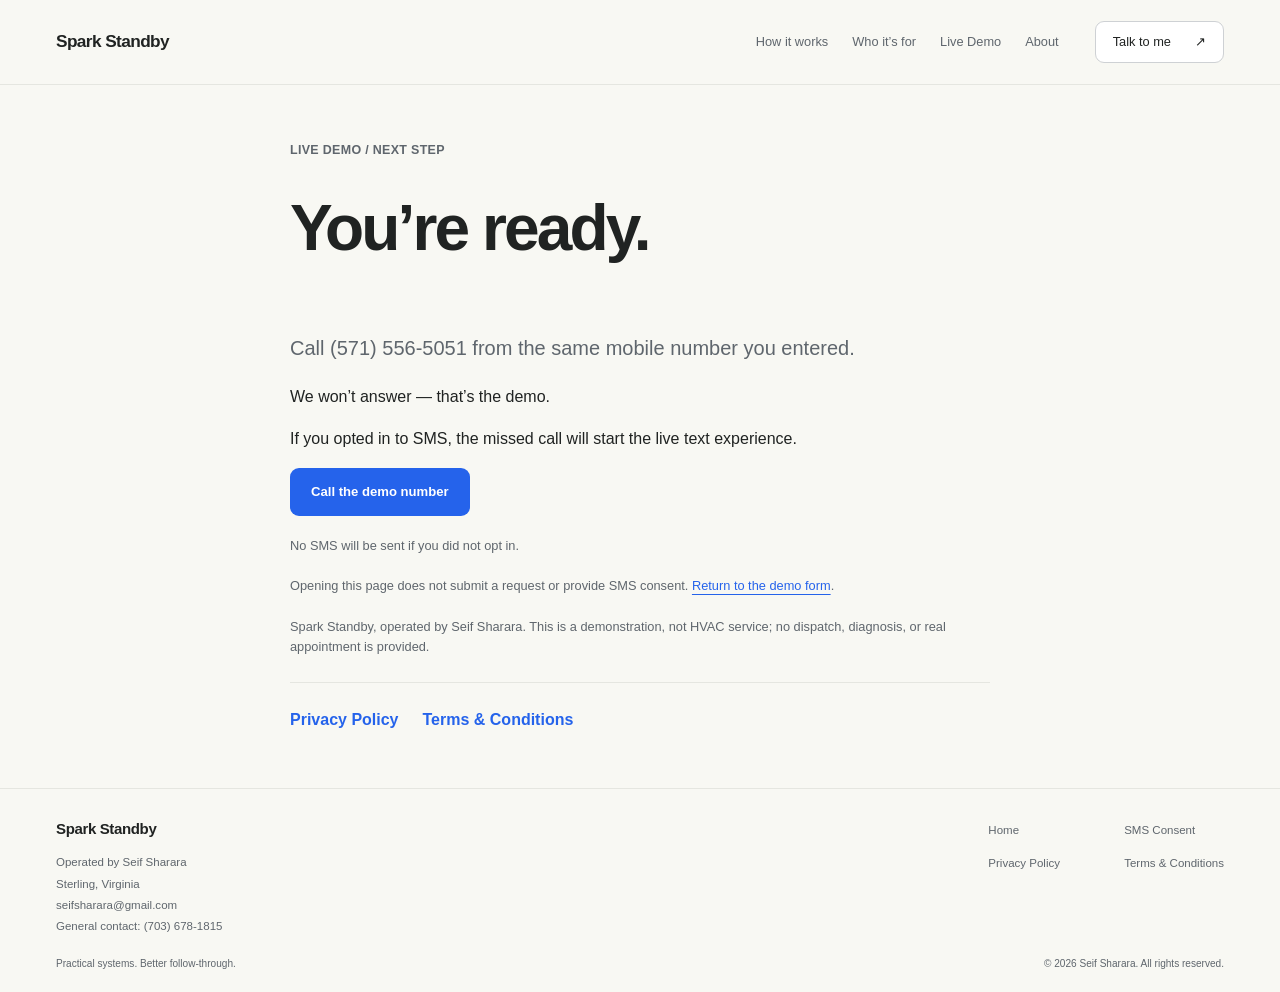
<file: demo/ready/index.html>
<!DOCTYPE html>
<html lang="en">
<head>
  <meta charset="UTF-8">
  <meta name="viewport" content="width=device-width, initial-scale=1.0">
  <title>Demo Call Instructions | Spark Standby</title>
  <meta name="description" content="Instructions for calling Spark Standby’s missed-call demo number after submitting the demo form.">
  <link rel="canonical" href="/demo/ready/">
  <meta name="robots" content="noindex, follow">
  <meta property="og:type" content="website">
  <meta property="og:title" content="Demo Call Instructions | Spark Standby">
  <meta property="og:description" content="Instructions for calling Spark Standby’s missed-call demo number after submitting the demo form.">
  <meta property="og:url" content="/demo/ready/">
  <meta property="og:image" content="/images/og-image.png">
  <link rel="icon" type="image/png" href="/images/favicon.png">
  <link rel="stylesheet" href="/css/styles.css">
  <script src="/js/config.js" defer></script>
</head>
<body class="demo-ready-page">
  <a class="skip-link" href="#main">Skip to content</a>
  <div id="site-header"></div>
  <main id="main">
    <section><div class="container live-demo-content ready-content">
      <p class="eyebrow">LIVE DEMO / NEXT STEP</p><h1>You’re ready.</h1>
      <p class="lead">Call (571) 556-5051 from the same mobile number you entered.</p>
      <p>We won’t answer — that’s the demo.</p>
      <p>If you opted in to SMS, the missed call will start the live text experience.</p>
      <a class="btn btn-primary" href="tel:+15715565051" aria-label="Call the demo number, (571) 556-5051">Call the demo number</a>
      <p class="small-note">No SMS will be sent if you did not opt in.</p>
      <p class="small-note">Opening this page does not submit a request or provide SMS consent. <a href="/demo/">Return to the demo form</a>.</p>
      <p class="small-note">Spark Standby, operated by Seif Sharara. This is a demonstration, not HVAC service; no dispatch, diagnosis, or real appointment is provided.</p>
      <div class="legal-links"><a href="/privacy/">Privacy Policy</a><a href="/terms/">Terms &amp; Conditions</a></div>
    </div></section>
  </main>
  <div id="site-footer"></div>
</body>
</html>
</file>
<file: css/styles.css>
/* Shared visual system: warm neutrals, blue actions, semantic green. */
:root {
  --color-bg: #F8F8F3;
  --color-surface: #FFFFFF;
  --color-text: #202322;
  --color-text-muted: #5F666D;
  --color-primary: #2563EB;
  --color-primary-dark: #1D4ED8;
  --color-primary-light: #2563EB;
  --color-accent: #16A36A;
  --color-border: #E5E6E0;
  --color-callout-bg: #EFF4FF;
  --color-callout-border: #D5E1FA;
  --color-ink: #111315;
  --radius: 18px;
  --radius-sm: 9px;
  --max-width: 1248px;
  --font-sans: Inter, -apple-system, BlinkMacSystemFont, "Segoe UI", Helvetica, Arial, sans-serif;
  --ease: cubic-bezier(.2,.7,.2,1);
}
* { box-sizing: border-box; }
html { scroll-behavior: smooth; scroll-padding-top: 100px; }
body { margin: 0; font-family: var(--font-sans); color: var(--color-text); background: var(--color-bg); line-height: 1.6; -webkit-font-smoothing: antialiased; }
button, input { font: inherit; }
button, a { -webkit-tap-highlight-color: transparent; }
button { cursor: pointer; }
button:disabled { cursor: default; }
img { max-width: 100%; display: block; }
svg { fill: none; stroke: currentColor; stroke-width: 1.5; stroke-linecap: round; stroke-linejoin: round; }
a { color: var(--color-primary); text-underline-offset: 4px; }
a:hover { color: var(--color-primary-dark); }
:focus-visible { outline: 3px solid var(--color-primary); outline-offset: 5px; }
[hidden] { display: none !important; }
::selection { background: #DCE7FF; color: var(--color-text); }
.container { width: 100%; max-width: var(--max-width); margin-inline: auto; padding-inline: 40px; }
h1, h2, h3, h4, p { margin-top: 0; }
h1, h2, h3, h4 { text-wrap: balance; }
h2 { font-size: clamp(2rem, 3.2vw, 2.8rem); line-height: 1.15; letter-spacing: -.045em; font-weight: 600; margin-bottom: 20px; }
h3 { font-size: 1.15rem; line-height: 1.4; letter-spacing: -.025em; font-weight: 600; }
section { padding: 56px 0; }
.section { padding: 60px 0; }
.eyebrow, .section-tag { color: var(--color-text-muted); text-transform: none; font-size: .78rem; font-weight: 600; letter-spacing: .025em; line-height: 1.6; margin-bottom: 16px; display: flex; align-items: center; gap: 10px; }
.small-line { width: 18px; height: 2px; background: var(--color-primary); display: inline-block; flex-shrink: 0; }
.section-heading { margin-bottom: 28px; }
.split-heading { display: grid; grid-template-columns: 1.2fr 1fr; align-items: end; gap: 48px; }
.split-heading h2 { margin: 0; }
.split-heading > p { color: var(--color-text-muted); max-width: 370px; margin: 0 0 3px auto; font-size: .97rem; }
.section-intro { color: var(--color-text-muted); max-width: 510px; margin-bottom: 28px; }
.small-note { font-size: .8rem; color: var(--color-text-muted); margin: 20px 0 0; }
.skip-link { position: fixed; top: -100px; left: 20px; background: white; padding: 12px 20px; z-index: 100; }
.skip-link:focus { top: 12px; }
.sr-only { position: absolute; width: 1px; height: 1px; padding: 0; margin: -1px; overflow: hidden; clip-path: inset(50%); white-space: nowrap; border: 0; }
/* Navigation */
#site-header { position: sticky; top: 0; background: var(--color-bg); border-bottom: 1px solid var(--color-border); z-index: 50; }
.nav-wrap { max-width: var(--max-width); margin: auto; min-height: 84px; padding: 16px 40px; display: flex; align-items: center; justify-content: space-between; position: relative; }
.brand { display: inline-block; color: var(--color-text); font-weight: 650; font-size: 1.08rem; letter-spacing: -.035em; text-decoration: none; }
.primary-nav { display: flex; align-items: center; gap: 24px; }
.primary-nav a { color: var(--color-text-muted); font-size: .8rem; text-decoration: none; padding: 8px 0; }
.primary-nav a:hover { color: var(--color-primary); }
.primary-nav .nav-cta { display: flex; gap: 24px; align-items: center; margin-left: 12px; border: 1px solid #CED1D4; padding: 10px 17px; border-radius: var(--radius-sm); color: var(--color-text); background: var(--color-surface); }
.nav-cta:hover { border-color: var(--color-primary); }
.nav-toggle { display: none; width: 44px; height: 44px; background: transparent; border: 1px solid var(--color-border); border-radius: var(--radius-sm); align-items: center; justify-content: center; flex-direction: column; gap: 5px; }
.nav-toggle span { width: 18px; height: 2px; background: var(--color-text); }
/* Actions */
.cta-row { display: flex; flex-wrap: wrap; gap: 12px; }
.btn { display: inline-flex; align-items: center; justify-content: center; gap: 20px; min-height: 48px; padding: 12px 20px; border: 1px solid transparent; border-radius: var(--radius-sm); font-size: .82rem; font-weight: 600; text-decoration: none; transition: background .18s, border-color .18s; line-height: 1.5; }
.btn span { font-size: 1.1rem; }
.btn-primary { color: white; background: var(--color-primary); }
.btn-primary:hover { color: white; background: var(--color-primary-dark); }
.btn-secondary { background: var(--color-callout-bg); color: var(--color-primary-dark); border-color: var(--color-primary); }
.btn-secondary:hover { color: white; border-color: var(--color-primary-dark); background: var(--color-primary-dark); }
.text-link, .text-button { display: inline-flex; align-items: center; gap: 22px; font-size: .85rem; font-weight: 600; text-decoration: none; }
.text-button { border: 0; background: none; color: var(--color-primary); padding: 12px 0; min-height: 44px; }
/* Hero */
.hero { padding: 56px 0 64px; overflow: clip; }
.hero-layout { display: grid; grid-template-columns: 1.13fr 1fr; gap: 48px; align-items: center; }
.hero .eyebrow { margin-bottom: 24px; font-size: .64rem; }
.hero h1 { max-width: 620px; font-size: clamp(2.5rem, 4.2vw, 3.8rem); line-height: 1.07; letter-spacing: -.055em; font-weight: 600; margin-bottom: 22px; text-wrap: initial; }
.hero h1 span { color: var(--color-primary); }
.hero .lead { color: var(--color-text-muted); max-width: 480px; font-size: .97rem; line-height: 1.7; margin-bottom: 24px; }
.hero-tagline { font-size: .94rem; font-weight: 550; margin: 0 0 12px; }
.hero-visual { padding: 30px 10px 24px; position: relative; }
.hero-visual::before { content: ""; position: absolute; inset: -60px -70px; z-index: -1; background-image: linear-gradient(#E3E5E750 1px, transparent 1px), linear-gradient(90deg, #E3E5E750 1px, transparent 1px); background-size: 28px 28px; mask-image: radial-gradient(ellipse, black 35%, transparent 72%); }
.visual-topline { display: flex; justify-content: space-between; color: var(--color-text-muted); font-size: .56rem; letter-spacing: .11em; margin: 0 0 24px 12px; }
.visual-topline > span:last-child { font-size: 1rem; line-height: 1; }
.call-preview { display: flex; gap: 13px; align-items: center; padding: 21px 20px; background: var(--color-text); color: white; border-radius: var(--radius); }
.line-icon { width: 38px; height: 38px; border: 1px solid #FFFFFF28; border-radius: 9px; display: grid; place-items: center; }
.line-icon svg { width: 20px; height: 20px; }
.call-preview strong { display: block; font-size: .8rem; font-weight: 550; }
.call-preview div > span, .call-preview time { font-size: .65rem; color: #B6BBC1; }
.call-preview time { margin-left: auto; align-self: start; padding-top: 2px; white-space: nowrap; }
.connection { height: 56px; padding-left: 40px; display: flex; gap: 12px; align-items: center; }
.connection > span { width: 1px; height: 100%; background: #C4C9D1; position: relative; }
.connection > span::after { position: absolute; content: ""; width: 5px; height: 5px; border-right: 1px solid #C4C9D1; border-bottom: 1px solid #C4C9D1; transform: rotate(45deg); bottom: 1px; left: -2px; }
.connection p { color: var(--color-text-muted); font-size: .61rem; margin: 0; }
.text-preview { margin-left: 30px; padding: 22px; border: 1px solid var(--color-border); border-radius: var(--radius); background: white; box-shadow: 0 4px 16px #11131504; }
.preview-heading { display: flex; align-items: center; gap: 9px; padding-bottom: 18px; }
.preview-heading strong { font-size: .65rem; font-weight: 600; }
.preview-heading > span:last-child { margin-left: auto; font-size: .55rem; color: var(--color-text-muted); }
.business-icon { background: var(--color-callout-bg); color: var(--color-primary); display: grid; place-items: center; font-size: .7rem; width: 28px; height: 28px; border-radius: 6px; font-weight: 700; flex-shrink: 0; }
.message { font-size: .75rem; line-height: 1.65; padding: 12px 14px; border-radius: 10px; max-width: 90%; margin-bottom: 12px; }
.automated { background: var(--color-callout-bg); border-bottom-left-radius: 3px; }
.customer { background: #F0F1F2; margin-left: auto; border-bottom-right-radius: 3px; }
.text-preview .message { font-size: .72rem; }
.preview-status { font-size: .62rem; display: flex; align-items: center; gap: 6px; margin-top: 21px; color: var(--color-text-muted); }
.success-dot { width: 6px; height: 6px; display: inline-block; border-radius: 50%; background: var(--color-accent); flex-shrink: 0; }
.visual-bottomline { display: flex; justify-content: space-between; margin: 20px 0 0 30px; font-size: .56rem; color: var(--color-text-muted); }
/* The problem */
#how-it-works { background: var(--color-surface); }
/* Interactive product demo */
.demo-workspace { background: white; border: 1px solid var(--color-border); border-radius: var(--radius); overflow: hidden; }
.workspace-toolbar { display: flex; align-items: center; justify-content: space-between; gap: 12px; padding: 14px 24px; border-bottom: 1px solid var(--color-border); }
.workspace-toolbar > div { display: flex; align-items: center; gap: 12px; }
.workspace-toolbar strong { font-size: .75rem; font-weight: 600; }
.workspace-mark { color: var(--color-primary); font-size: 1.3rem; font-weight: 600; }
.demo-label { color: var(--color-text-muted); font-size: .6rem; border: 1px solid var(--color-border); padding: 3px 7px; border-radius: 4px; font-weight: 400; }
.reset-button { border: 0; background: none; font-size: .7rem; color: var(--color-text-muted); min-height: 44px; padding: 6px; display: flex; gap: 7px; align-items: center; }
.reset-button:hover { color: var(--color-primary); }
.reset-button > span { font-size: 1.1rem; }
.demo-layout { display: grid; grid-template-columns: 1fr 1fr; min-height: 620px; padding: 28px 44px; gap: 44px; align-items: center; background: #FCFCF9; }
.demo-guide .eyebrow { font-size: .6rem; margin-bottom: 18px; }
.demo-guide h3 { font-size: 1.75rem; letter-spacing: -.04em; line-height: 1.2; margin-bottom: 16px; }
.demo-guide > p:not(.eyebrow) { color: var(--color-text-muted); font-size: .84rem; max-width: 320px; }
.demo-steps { list-style: none; padding: 0; margin: 28px 0 24px; }
.demo-steps li { display: flex; align-items: center; gap: 15px; padding: 15px 0; position: relative; }
.demo-steps li > span { display: grid; place-items: center; width: 31px; height: 31px; border: 1px solid var(--color-border); border-radius: 8px; color: var(--color-text-muted); font-size: .65rem; background: white; flex-shrink: 0; }
.demo-steps strong { display: block; color: var(--color-text-muted); font-weight: 500; font-size: .76rem; }
.demo-steps small { display: block; color: var(--color-text-muted); font-size: .65rem; margin-top: 2px; }
.demo-steps .current > span { border-color: var(--color-primary); color: white; background: var(--color-primary); }
.demo-steps .current strong { color: var(--color-text); font-weight: 600; }
.demo-steps .complete > span { border-color: #C2E6D7; color: #137B52; background: #F0FAF5; }
.demo-assurance { display: flex; gap: 10px; align-items: center; border-top: 1px solid var(--color-border); padding-top: 20px; }
.demo-assurance svg { width: 17px; height: 17px; color: var(--color-text-muted); flex-shrink: 0; }
.demo-assurance p { margin: 0; color: var(--color-text-muted); font-size: .67rem; }
.device-stage { min-width: 0; }
.phone-shell { width: 320px; max-width: 100%; margin: 0 auto; background: var(--color-text); border: 7px solid var(--color-text); border-radius: 38px; height: 565px; overflow: hidden; color: white; position: relative; box-shadow: 0 12px 28px #1113150C; }
.phone-status { position: relative; height: 34px; display: flex; align-items: center; justify-content: space-between; padding: 0 16px; font-size: .61rem; background: var(--color-text); color: white; }
.camera { position: absolute; width: 62px; height: 18px; background: #000; border-radius: 12px; left: calc(50% - 31px); top: 4px; }
.call-screen { text-align: center; padding: 26px 16px 0; }
.call-route { font-size: .56rem; letter-spacing: .14em; color: #B1B6BD; margin-bottom: 34px; }
.call-state { font-size: .72rem; color: #B1B6BD; margin-bottom: 20px; }
.caller-avatar { height: 86px; width: 86px; display: grid; place-items: center; margin: 0 auto 25px; border: 1px solid #4D5156; outline: 1px solid #FFFFFF0D; outline-offset: 10px; border-radius: 50%; color: #E4E5E7; background: #25282D; font-size: 1.5rem; font-weight: 400; }
.call-screen h4 { font-size: 1.55rem; letter-spacing: -.04em; font-weight: 450; margin-bottom: 4px; }
.caller-description { font-size: .6rem; color: #B1B6BD; }
.call-action { margin-top: 47px; }
.miss-call { min-height: 48px; font-weight: 600; display: inline-flex; align-items: center; gap: 14px; background: var(--color-primary); color: white; border: 1px solid #6190F5; padding: 12px 27px; border-radius: var(--radius-sm); font-size: .78rem; }
.miss-call:hover { background: var(--color-primary-dark); border-color: #8EAEF6; }
.miss-call:disabled { opacity: .65; }
.miss-call svg { width: 22px; height: 22px; }
.call-action p { color: #CFD4DE; font-size: .7rem; margin-top: 12px; }
.phone-home { position: absolute; bottom: 7px; left: calc(50% - 45px); width: 90px; height: 4px; border-radius: 8px; background: #84888E; }
.device-caption { font-size: .62rem; color: var(--color-text-muted); text-align: center; margin: 18px 0 0; }
.phone-shell.is-messaging { background: white; }
.sms-screen { display: flex; flex-direction: column; height: calc(100% - 34px); padding-bottom: 20px; color: var(--color-text); background: white; }
.sms-header { display: flex; align-items: center; gap: 10px; padding: 14px 13px; border-bottom: 1px solid var(--color-border); }
.sms-header strong { font-size: .64rem; font-weight: 600; display: block; }
.sms-header small { display: block; font-size: .55rem; color: var(--color-text-muted); }
.messages { min-height: 0; flex: 1; overflow-y: auto; overscroll-behavior: contain; padding: 14px 12px 0; scrollbar-width: thin; }
.messages .message { font-size: .78rem; padding: 9px 11px; animation: message-in .3s var(--ease); }
.message-meta { color: var(--color-text-muted); text-align: center; font-size: .56rem; margin: 0 0 12px; }
.reply-area { min-height: 112px; flex-shrink: 0; padding: 10px 12px 6px; border-top: 1px solid var(--color-border); background: white; }
.reply-area > p { font-size: .62rem; color: var(--color-text-muted); letter-spacing: .015em; margin-bottom: 7px; }
.reply-choices { display: flex; flex-wrap: wrap; gap: 6px; }
.reply-choices button { min-height: 44px; border: 1px solid #CFDAF3; background: white; color: var(--color-primary-dark); text-align: left; border-radius: var(--radius-sm); font-size: .76rem; padding: 8px 10px; flex-grow: 1; line-height: 1.4; }
.reply-choices button:hover { background: var(--color-callout-bg); border-color: var(--color-primary); }
.reply-choices button:focus-visible { outline-offset: 1px; outline-width: 2px; }
.typing-indicator { display: flex; gap: 4px; width: 47px; }
.typing-indicator span { width: 4px; height: 4px; border-radius: 50%; background: #8994A9; }
.workspace-footnote { padding: 14px 24px; border-top: 1px solid var(--color-border); color: var(--color-text-muted); font-size: .62rem; line-height: 1.8; }
.workspace-footnote a { white-space: nowrap; margin-left: 5px; }
.owner-panel { border: 1px solid var(--color-border); border-radius: var(--radius); background: white; overflow: hidden; animation: message-in .36s var(--ease); }
.owner-heading { display: flex; align-items: center; gap: 7px; background: #F8FAF9; border-bottom: 1px solid var(--color-border); padding: 16px 20px; font-size: .68rem; font-weight: 600; }
.owner-heading .demo-label { margin-left: auto; }
.lead-person { display: flex; align-items: center; gap: 13px; padding: 25px 22px 20px; }
.lead-avatar { width: 44px; height: 44px; background: var(--color-bg); border: 1px solid var(--color-border); border-radius: 10px; display: grid; place-items: center; font-size: .8rem; }
.lead-person h4 { font-size: 1.3rem; letter-spacing: -.035em; font-weight: 600; margin: 0; }
.lead-person p { color: var(--color-text-muted); font-size: .71rem; margin: 0; }
.lead-summary { padding: 0 22px; }
.lead-summary .eyebrow { font-size: .54rem; margin-bottom: 8px; }
.lead-summary p { font-size: .94rem; line-height: 1.6; }
.lead-next { margin: 20px 22px; padding: 14px; border: 1px solid var(--color-border); border-radius: var(--radius-sm); background: var(--color-bg); }
.lead-next span, .lead-next strong { display: block; font-size: .84rem; }
.lead-next span { color: var(--color-text-muted); font-size: .58rem; margin-bottom: 3px; }
.lead-next p { color: var(--color-text-muted); font-size: .6rem; margin: 4px 0 0; }
.workflow-statuses { list-style: none; padding: 0 22px; margin-bottom: 20px; display: grid; grid-template-columns: 1fr 1fr; gap: 12px; }
.workflow-statuses li { font-size: .72rem; color: var(--color-text-muted); display: flex; align-items: center; gap: 7px; }
.workflow-statuses li::before { content: ""; width: 14px; height: 14px; border: 1px solid var(--color-border); border-radius: 50%; flex-shrink: 0; text-align: center; line-height: 14px; font-size: .56rem; }
.workflow-statuses li.done::before { content: "✓"; background: var(--color-accent); color: white; border-color: var(--color-accent); }
.owner-note { color: var(--color-text-muted); padding: 0 22px; margin-bottom: 5px; font-size: .72rem; }
.owner-panel > .text-button { margin: 0 22px 14px; font-size: .66rem; }
.demo-result { border-top: 1px solid var(--color-border); display: flex; align-items: center; justify-content: space-between; gap: 20px; padding: 30px 40px; background: #F8FAFE; animation: message-in .36s var(--ease); }
.demo-result p { margin: 0; font-size: 1.35rem; line-height: 1.4; letter-spacing: -.025em; }
.demo-result strong { color: var(--color-primary); font-weight: 600; }
.demo-workspace.is-complete .demo-layout { grid-template-columns: .9fr 1.1fr; }
.demo-workspace.show-conversation .demo-guide { grid-column: 1 / -1; }
.demo-workspace.show-conversation .demo-guide .demo-steps, .demo-workspace.show-conversation .demo-assurance { display: none; }
/* Small transitions keep the customer-to-business handoff legible. */
.call-screen, .device-stage { opacity: 1; transform: translateY(0); transition: opacity 180ms ease, transform 180ms var(--ease); }
.call-screen.is-leaving, .device-stage.is-leaving { opacity: 0; transform: translateY(-6px); pointer-events: none; }
.phone-shell.is-missed .caller-avatar { animation: none; outline-color: transparent; }
.sms-screen { animation: message-in 280ms var(--ease); }
.demo-steps li > span { transition: background 180ms, color 180ms, border-color 180ms; }
.reply-choices button { transition: background 150ms, border-color 150ms; }
.reply-choices .reveal-button { background: var(--color-primary); border-color: var(--color-primary); color: white; text-align: center; }
.reply-choices .reveal-button:hover { background: var(--color-primary-dark); color: white; }
.workflow-statuses li.done { color: var(--color-text); }
.owner-panel { scroll-margin-top: 100px; }
.owner-panel:focus:not(:focus-visible) { outline: none; }
.demo-result-actions { display: flex; flex-direction: column; align-items: flex-start; gap: 3px; }
.demo-result-actions .text-button { font-size: .7rem; min-height: 36px; padding-block: 6px; }
.demo-consent-details { display: inline; margin-left: 8px; }
.demo-consent-details summary { display: inline; white-space: nowrap; color: var(--color-text-muted); text-decoration: underline; text-underline-offset: 3px; cursor: pointer; }
.demo-consent-details summary::after { content: " +"; text-decoration: none; }
.demo-consent-details[open] summary::after { content: " −"; }
.demo-consent-details p { margin: 10px 0 0; max-width: 760px; }

/* Process, comparison and industries */

/* Founder and closing contact */
#about { background: white; }
.about-layout { display: grid; grid-template-columns: .65fr 1.35fr; gap: 48px; align-items: center; }
.founder-card { border: 1px solid var(--color-border); border-radius: var(--radius); background: var(--color-bg); padding: 35px; min-height: 300px; display: flex; flex-direction: column; justify-content: space-between; }
.founder-monogram { font-size: 6.7rem; font-weight: 550; line-height: 1; letter-spacing: -.08em; padding: 5px 0 34px; }
.founder-monogram span { color: var(--color-primary); }
.founder-card strong { font-size: 1rem; font-weight: 600; }
.founder-card p { font-size: .76rem; color: var(--color-text-muted); margin: 6px 0 27px; }
.founder-location { display: flex; justify-content: space-between; font-size: .66rem; border-top: 1px solid #DADDDD; padding-top: 18px; color: var(--color-text-muted); }
.about-copy > p:not(.eyebrow) { color: var(--color-text-muted); font-size: .9rem; line-height: 1.85; }
.about-copy .text-link { margin-top: 10px; }
.contact-details { display: flex; flex-wrap: wrap; gap: 20px 36px; padding: 0; margin-top: 22px; }
.contact-details span { font-size: .62rem; display: block; color: var(--color-text-muted); margin-bottom: 4px; }
.contact-details a, .contact-details p { color: var(--color-text); font-size: .78rem; text-decoration: none; margin: 0; }
.contact-details a:hover { color: var(--color-primary); }
/* Footer remains the common entry point to all compliance documents. */
#site-footer { border-top: 1px solid var(--color-border); padding: 28px 0 20px; background: var(--color-bg); }
.footer-wrap { max-width: var(--max-width); margin: auto; padding-inline: 40px; display: flex; justify-content: space-between; gap: 30px; }
.footer-brand { display: flex; flex-direction: column; gap: 3px; font-size: .72rem; color: var(--color-text-muted); }
.footer-brand strong { font-size: .94rem; color: var(--color-text); margin-bottom: 9px; letter-spacing: -.025em; }
.footer-brand a { color: var(--color-text-muted); text-decoration: none; }
.footer-nav { display: grid; grid-template-columns: 1fr 1fr; gap: 6px 36px; align-content: start; }
.footer-nav a { color: var(--color-text-muted); font-size: .72rem; text-decoration: none; padding: 4px 0; }
.footer-nav a:hover, .footer-brand a:hover { color: var(--color-primary); }
.footer-bottom { max-width: calc(var(--max-width) - 80px); margin: 20px auto 0; padding-top: 0; color: var(--color-text-muted); font-size: .63rem; display: flex; justify-content: space-between; gap: 20px; }

/* ============================
   Legal / content pages
   ============================ */
.page-header {
  padding: 48px 0 24px;
  border-bottom: 1px solid var(--color-border);
  position: relative;
  overflow: hidden;
}

.page-header .container {
  position: relative;
  z-index: 1;
}

.page-header h1 {
  font-size: clamp(1.9rem, 4.4vw, 2.8rem);
  margin: 0 0 12px;
  letter-spacing: -0.02em;
  font-weight: 650;
  line-height: 1.15;
}

.page-header .meta {
  color: var(--color-text-muted);
  font-size: 0.95rem;
}

.prose {
  max-width: 760px;
}

.prose h2 {
  margin-top: 32px;
}

.prose h2:first-child {
  margin-top: 0;
}

.prose p,
.prose li {
  color: var(--color-text);
}

.prose ol,
.prose ul {
  padding-left: 22px;
}

.prose li + li {
  margin-top: 6px;
}

.callout {
  background: var(--color-callout-bg);
  border: 1px solid var(--color-callout-border);
  border-left: 3px solid var(--color-primary);
  border-radius: 8px;
  padding: 22px 24px;
  margin: 20px 0;
  font-family: var(--font-sans);
  font-style: normal;
  font-size: 1.02rem;
  line-height: 1.7;
}

.callout-label {
  display: block;
  font-family: var(--font-sans);
  font-style: normal;
  text-transform: uppercase;
  letter-spacing: 0.06em;
  font-size: 0.72rem;
  font-weight: 700;
  color: var(--color-primary);
  margin-bottom: 10px;
}

.step-list {
  counter-reset: step;
  list-style: none;
  padding-left: 0;
}

.step-list li {
  counter-increment: step;
  position: relative;
  padding-left: 44px;
  margin-bottom: 16px;
}

.step-list li::before {
  content: counter(step);
  position: absolute;
  left: 0;
  top: 0;
  width: 28px;
  height: 28px;
  border-radius: 50%;
  background: var(--color-primary);
  color: #fff;
  font-size: 0.85rem;
  font-weight: 700;
  display: flex;
  align-items: center;
  justify-content: center;
}

.legal-links {
  margin-top: 48px;
  padding-top: 24px;
  border-top: 1px solid var(--color-border);
  display: flex;
  gap: 24px;
  flex-wrap: wrap;
}

.legal-links a {
  font-weight: 600;
  text-decoration: none;
}

/* ============================
   Fact panel (opt-in method summary)
   ============================ */
.fact-panel {
  background: var(--color-callout-bg);
  border: 1px solid var(--color-callout-border);
  border-radius: var(--radius);
  padding: 24px 26px;
  margin: 0 0 32px;
}

.fact-panel p {
  margin: 0;
  font-weight: 600;
  color: var(--color-text);
}

/* ============================
   Status badge (live / pre-launch)
   ============================ */
.status-badge {
  display: inline-flex;
  align-items: center;
  gap: 8px;
  padding: 6px 14px;
  border-radius: 999px;
  font-size: 0.78rem;
  font-weight: 700;
  text-transform: uppercase;
  letter-spacing: 0.05em;
  margin-bottom: 16px;
}

.status-badge::before {
  content: "";
  width: 8px;
  height: 8px;
  border-radius: 50%;
}

.status-badge.is-live {
  background: #e4f4ec;
  color: #1c6b46;
  border: 1px solid #b9e3cd;
}

.status-badge.is-live::before {
  background: var(--color-accent);
}

.status-badge.is-pending {
  background: var(--color-callout-bg);
  color: var(--color-primary);
  border: 1px solid var(--color-callout-border);
}

.status-badge.is-pending::before {
  background: var(--color-primary);
}

/* ============================
   Reviewer verification card
   ============================ */
.verify-card {
  background: var(--color-surface);
  border: 1px solid var(--color-border);
  border-radius: var(--radius);
  padding: 28px;
  margin: 24px 0;
}

.verify-grid {
  display: grid;
  grid-template-columns: repeat(2, 1fr);
  gap: 20px;
  margin: 20px 0 4px;
}

.verify-item .label {
  text-transform: uppercase;
  letter-spacing: 0.06em;
  font-size: 0.75rem;
  color: var(--color-text-muted);
  font-weight: 700;
  margin-bottom: 6px;
}

.verify-item .value {
  font-size: 1.05rem;
  font-weight: 700;
}

.verify-item .value a {
  text-decoration: none;
  color: var(--color-text);
}

.verify-item .value a:hover {
  color: var(--color-primary);
}

/* ============================
   Screenshot evidence
   ============================ */
.evidence-grid {
  display: grid;
  grid-template-columns: repeat(2, 1fr);
  gap: 24px;
}

.evidence-item {
  background: var(--color-surface);
  border: 1px solid var(--color-border);
  border-radius: var(--radius);
  overflow: hidden;
}

.evidence-frame {
  aspect-ratio: 16 / 10;
  background: var(--color-callout-bg);
  display: flex;
  align-items: center;
  justify-content: center;
  overflow: hidden;
}

.evidence-frame img {
  width: 100%;
  height: 100%;
  object-fit: cover;
}

.evidence-item-wide {
  max-width: 100%;
}

.evidence-frame-auto {
  aspect-ratio: auto;
}

.evidence-frame-auto img {
  width: 100%;
  height: auto;
  object-fit: contain;
}

.evidence-placeholder {
  text-align: center;
  color: var(--color-text-muted);
  font-size: 0.9rem;
  padding: 24px;
}

.evidence-placeholder .icon {
  font-size: 1.6rem;
  margin-bottom: 8px;
  display: block;
}

.evidence-caption {
  padding: 16px 20px;
  font-size: 0.92rem;
  color: var(--color-text-muted);
  border-top: 1px solid var(--color-border);
}



/* Responsive layout and motion preferences */
@keyframes message-in { from { opacity: 0; transform: translateY(6px); } to { opacity: 1; transform: translateY(0); } }
@media (max-width: 1100px) {
  .hero-layout { gap: 35px; }
  .hero h1 { font-size: 3.1rem; }
  .hero .cta-row { gap: 9px; }
  .hero .btn { font-size: .73rem; padding-inline: 16px; }
  .demo-layout { padding: 40px; gap: 40px; }
  .split-heading { gap: 40px; }
  .about-layout { gap: 40px; }
}
@media (max-width: 900px) {
  .hero-layout { grid-template-columns: 1fr 1fr; gap: 24px; }
  .hero h1 { font-size: 2.65rem; }
  .hero .lead { font-size: .87rem; }
  .hero-visual { padding-inline: 0; }
  .text-preview { margin-left: 10px; padding: 16px; }
  .call-preview { padding: 17px 12px; gap: 8px; }
  .call-preview time { display: none; }
  .demo-layout { padding: 35px 24px; gap: 25px; }
  .demo-guide h3 { font-size: 1.45rem; }
  .contact-details { gap: 45px; }
}
@media (max-width: 720px) {
  html { scroll-padding-top: 84px; }
  .container { padding-inline: 24px; }
  .nav-wrap { min-height: 72px; padding: 12px 24px; }
  .brand { font-size: 1rem; }
  .nav-toggle { display: flex; }
  .primary-nav { display: none; position: absolute; top: 100%; left: 0; right: 0; background: white; border-bottom: 1px solid var(--color-border); padding: 12px 24px 20px; flex-direction: column; align-items: stretch; gap: 0; }
  .primary-nav.open { display: flex; }
  .primary-nav a { padding: 14px 0; font-size: .88rem; }
  .primary-nav .nav-cta { margin: 8px 0 0; justify-content: space-between; padding: 12px 16px; }
  .hero { padding-top: 46px; }
  .hero-layout { grid-template-columns: 1fr; gap: 28px; }
  .hero h1 { font-size: clamp(2.55rem, 7.6vw, 3.5rem); max-width: 570px; }
  .hero .lead { font-size: .94rem; max-width: 540px; }
  .hero .eyebrow { font-size: .58rem; margin-bottom: 24px; }
  .hero .btn { font-size: .77rem; padding-inline: 16px; }
  .hero-tagline { font-size: .88rem; }
  .hero-visual { max-width: 470px; width: 100%; margin: auto; padding: 25px 0 0; }
  .text-preview { margin-left: 24px; padding: 20px; }
  .call-preview { padding: 20px 16px; }
  .call-preview time { display: block; }
  .visual-bottomline { margin-left: 24px; }
  .section { padding: 44px 0; }
  .eyebrow { font-size: .6rem; margin-bottom: 18px; }
  h2 { font-size: 2.1rem; }
  .section-heading { margin-bottom: 28px; }
  .split-heading { grid-template-columns: 1fr; gap: 20px; }
  .split-heading > p { margin: 0; max-width: 100%; font-size: .9rem; }
  .workspace-toolbar { padding: 10px 15px; }
  .workspace-toolbar > div { gap: 7px; }
  .workspace-toolbar .demo-label { display: none; }
  .workspace-toolbar strong { font-size: .69rem; }
  .demo-layout, .demo-workspace.is-complete .demo-layout { grid-template-columns: 1fr; padding: 26px 16px; gap: 25px; }
  .demo-guide { padding-inline: 8px; }
  .demo-guide h3 { font-size: 1.45rem; margin-bottom: 10px; }
  .demo-guide h3 br { display: none; }
  .demo-guide > p:not(.eyebrow) { max-width: none; margin-bottom: 18px; font-size: .82rem; }
  .demo-guide .eyebrow { margin-bottom: 10px; font-size: .54rem; }
  .demo-steps { display: flex; justify-content: space-between; gap: 8px; margin: 0; border-bottom: 1px solid var(--color-border); }
  .demo-steps li { padding: 0 0 18px; gap: 0; flex: 1; }
  .demo-steps li:last-child { flex: 0; }
  .demo-steps li:not(:last-child)::after { content: ""; height: 1px; background: var(--color-border); flex: 1; margin-inline: 10px 4px; }
  .demo-steps li > div { display: none; }
  .demo-assurance { border: 0; padding-top: 15px; }
  .demo-assurance br { display: none; }
  .demo-assurance p { font-size: .6rem; }
  .phone-shell { height: 565px; }
  .workspace-footnote { padding: 16px; font-size: .59rem; }
  .workspace-footnote a { white-space: normal; }
  .demo-result { flex-direction: column; align-items: flex-start; padding: 25px; }
  .demo-result p { font-size: 1.2rem; }
  .demo-result .btn { font-size: .7rem; }
  .owner-heading { padding-inline: 16px; font-size: .63rem; }
  .workflow-statuses { grid-template-columns: 1fr; gap: 13px; }
  .about-layout { grid-template-columns: 1fr; gap: 28px; }
  .founder-card { min-height: 245px; padding: 28px; }
  .founder-monogram { font-size: 4.5rem; padding: 0 0 20px; }
  .about-copy > p:not(.eyebrow) { font-size: .88rem; }
  .contact-details { justify-content: flex-start; gap: 16px 28px; margin-top: 20px; }
  .footer-wrap { padding-inline: 24px; flex-direction: column; }
  .footer-nav { grid-template-columns: 1fr 1fr; gap: 5px 15px; }
  .footer-nav a { padding-block: 8px; }
  .footer-bottom { margin: 28px 24px 0; flex-direction: column; gap: 8px; }
  section { padding: 48px 0; }
  .page-header { padding: 48px 0 28px; }
  .page-header h1 { line-height: 1.15; }
  .verify-grid, .evidence-grid { grid-template-columns: 1fr; }
  .evidence-item { margin-inline: 0; }
  .callout, .fact-panel, .verify-card { padding: 20px; }
  .prose { overflow-wrap: anywhere; }
  .prose h2 { font-size: 1.7rem; }
}
@media (max-width: 370px) {
  .container { padding-inline: 18px; }
  .hero h1 { font-size: 2.3rem; }
  .hero .cta-row { flex-direction: column; align-items: stretch; }
  .phone-shell { border-width: 5px; border-radius: 30px; }
  .demo-layout { padding-inline: 10px; }
  .reply-area { min-height: 146px; }
}
@media (prefers-reduced-motion: reduce) {
  html { scroll-behavior: auto; }
  *, *::before, *::after { animation: none !important; transition: none !important; }
}

/* Live demo pages reuse the existing visual system. */
.live-demo-content { max-width: 960px; }
.live-demo-content .lead { max-width: 720px; color: var(--color-text-muted); }
.live-demo-section { padding: 28px 0 48px; }
.live-demo-steps { display: grid; grid-template-columns: repeat(3, minmax(0, 1fr)); gap: 24px; padding-left: 22px; }
.live-demo-steps li { padding-left: 4px; }
.live-demo-steps li::marker { color: var(--color-primary); font-weight: 600; }
.live-demo-steps p { margin: 10px 0 0; color: var(--color-text-muted); font-size: .88rem; }
.demo-form-embed { min-width: 0; border-radius: var(--radius); background: transparent; }
.demo-form-embed iframe { display: block; min-height: 448px; }
.ready-content h1 { font-size: clamp(2.5rem, 6vw, 4rem); letter-spacing: -.045em; }
.ready-content h2 { font-size: 1.5rem; margin-top: 28px; }
@media (max-width: 720px) {
  .live-demo-steps { grid-template-columns: 1fr; gap: 22px; }

}

/* A compact service story and a personal invitation. */
.services-content { max-width: 1080px; }
.service-list, .capability-list { display: flex; flex-wrap: wrap; list-style: none; padding: 0; }
.service-list { gap: 10px 22px; margin: 22px 0 32px; font-size: 1.12rem; font-weight: 550; }
.service-list li + li::before { content: "·"; color: var(--color-primary); margin-right: 22px; }
.follow-up-options { padding: 0; }
.follow-up-options h3 { margin-bottom: 8px; font-size: 1.3rem; }
.follow-up-options > p { color: var(--color-text-muted); max-width: 620px; }
.follow-up-options .capability-label { margin: 24px 0 10px; font-size: .84rem; font-weight: 550; }
.capability-list { gap: 8px; margin-bottom: 0; }
.capability-list li { font-size: .84rem; padding: 6px 12px; background: #FFFFFF80; border: 1px solid var(--color-border); border-radius: 12px; }
.founder-contact { margin-top: 28px; scroll-margin-top: 100px; }
.founder-contact h3 { max-width: 450px; font-size: 1.4rem; }
.live-demo-page .live-demo-content { max-width: 780px; }
.live-demo-page .page-header { padding-bottom: 12px; border: 0; }
.live-demo-page .live-demo-section { padding-top: 0; }
.live-demo-page .lead { margin-bottom: 8px; }
.live-demo-followup { margin-top: 28px; }
.live-demo-followup h2 { font-size: 1.5rem; }
.demo-ready-page .ready-content { max-width: 780px; }
.demo-ready-page .ready-content .lead { font-size: 1.25rem; }
.demo-ready-page .legal-links { margin-top: 24px; }
@media (max-width: 720px) {
  .hero { padding-bottom: 36px; }
  .service-list { gap: 8px 14px; font-size: 1rem; }
  .service-list li + li::before { margin-right: 14px; }
  .live-demo-page .live-demo-content { padding-inline: 20px; }
  .demo-steps li { flex: 1; flex-direction: column; align-items: flex-start; gap: 8px; }
  .demo-steps li:last-child { flex: 1; }
  .demo-steps li > div { display: block; }
  .demo-steps li small, .demo-steps li:not(:last-child)::after { display: none; }
  .demo-steps li strong { font-size: .66rem; line-height: 1.4; }
  .footer-nav a { min-height: 44px; display: flex; align-items: center; }
}
@media (max-width: 380px) {
  .demo-layout, .demo-workspace.is-complete .demo-layout { padding-inline: 8px; }
  .phone-shell { height: 600px; border-width: 5px; }
  .reply-area { padding-inline: 8px; }
  .reply-choices button { font-size: .74rem; }
}

/* Final spacing and touch-target polish within the existing layouts. */
.hero .cta-row .btn { min-width: 180px; }
.live-demo-page .demo-form-embed + .small-note { font-size: .78rem; line-height: 1.6; margin-top: 16px; }
.live-demo-steps p { margin-top: 6px; }
.reply-choices .reveal-button { min-height: 48px; font-weight: 600; }
@media (max-width: 480px) {
  .hero .cta-row { flex-direction: column; align-items: stretch; }
  .hero .cta-row .btn { width: 100%; font-size: .82rem; }
}

/* Two readable paths, without table chrome. */
.call-pathways { display: grid; gap: 28px; }
.call-path h3 { font-size: .94rem; margin: 0 0 12px; }
.call-path ol { display: grid; grid-template-columns: repeat(4, minmax(0, 1fr)); gap: 28px; list-style: none; padding: 0; margin: 0; }
.call-path li { position: relative; display: flex; align-items: center; justify-content: center; min-height: 84px; padding: 16px; border: 1px solid var(--color-border); border-radius: var(--radius-sm); background: var(--color-bg); font-size: 1rem; line-height: 1.4; text-align: center; }
.call-path li + li::before { content: "→"; position: absolute; right: calc(100% + 7px); color: var(--color-text-muted); }
.with-followup h3 { color: var(--color-primary-dark); }
.with-followup li { background: var(--color-callout-bg); border-color: var(--color-callout-border); color: var(--color-primary-dark); }
.with-followup li + li::before { color: var(--color-primary); }
.with-followup li:last-child { background: var(--color-primary); color: white; border-color: var(--color-primary); font-weight: 650; }
@media (max-width: 720px) {
  .call-pathways { gap: 32px; }
  .call-path ol { grid-template-columns: 1fr; gap: 24px; }
  .call-path li { min-height: 58px; padding: 12px 16px; }
  .call-path li + li::before { content: "↓"; right: auto; left: calc(50% - 5px); top: -24px; line-height: 24px; }
}
</file>
